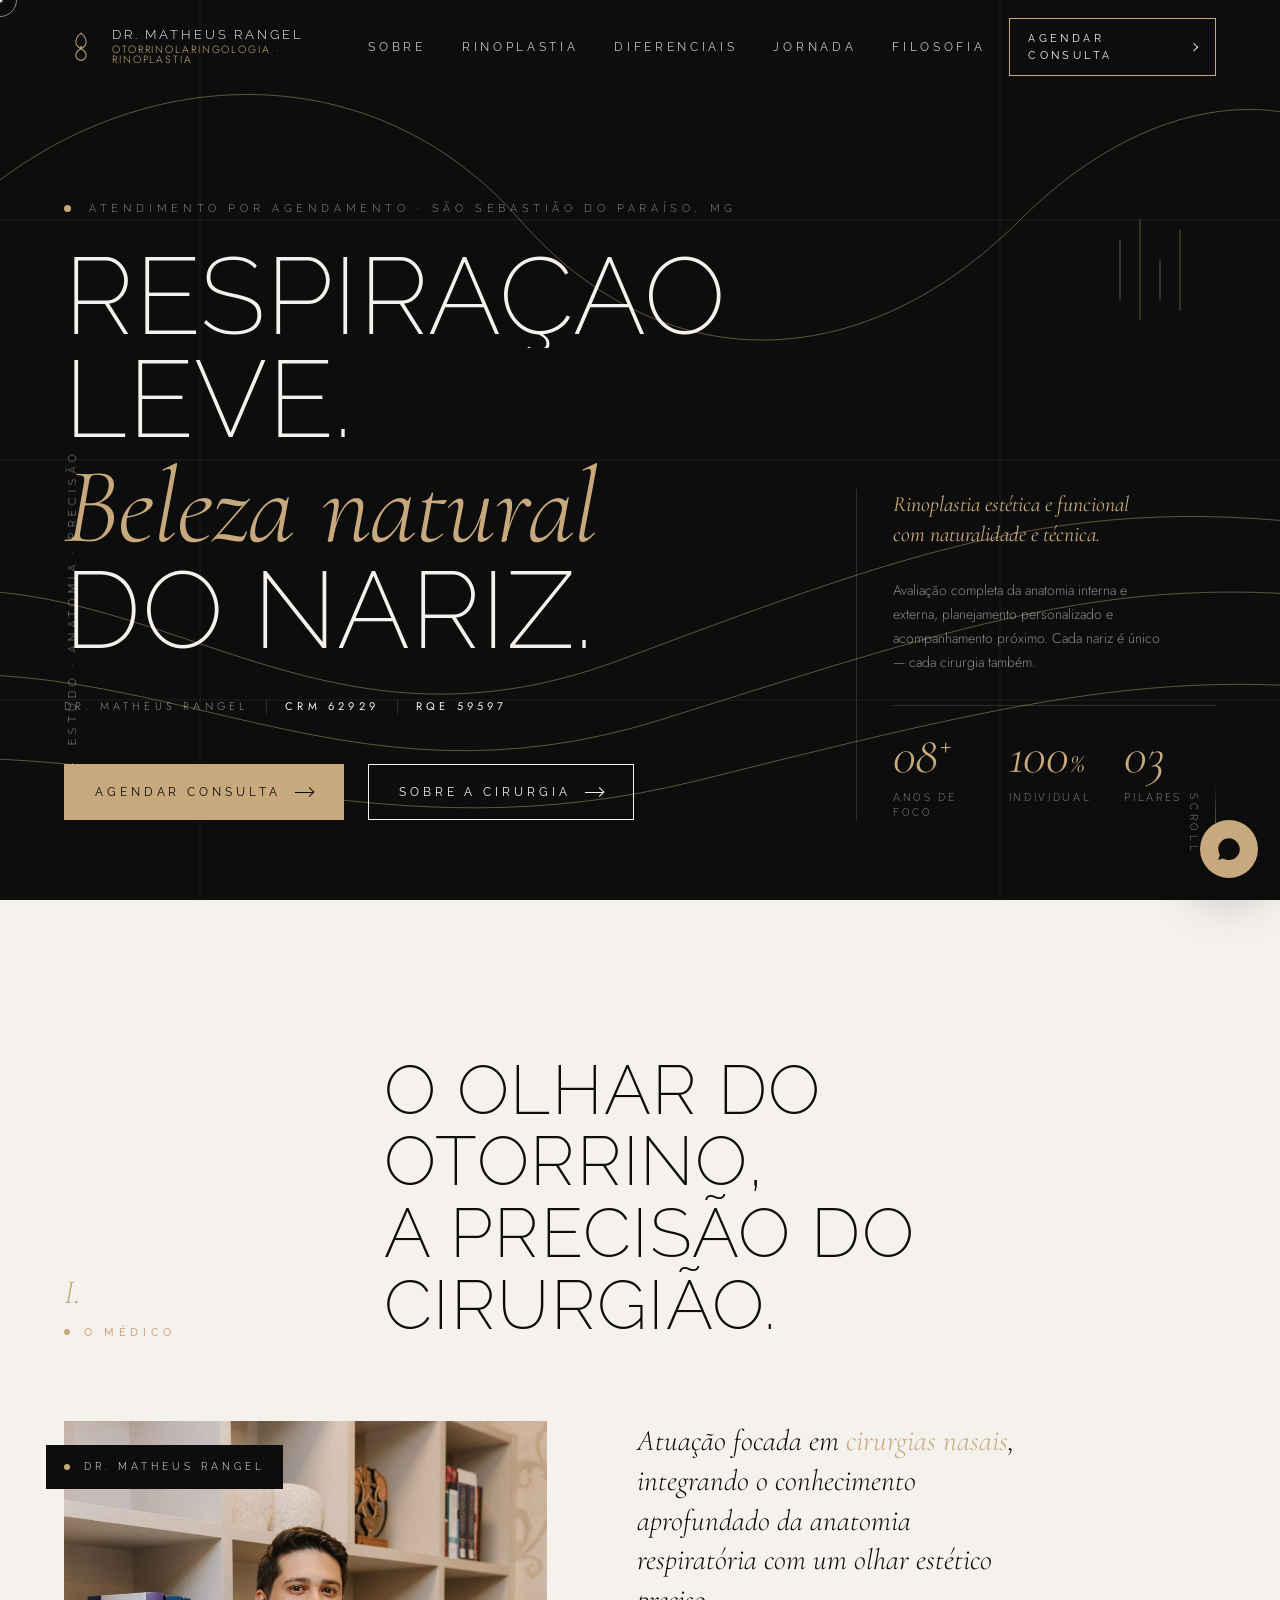
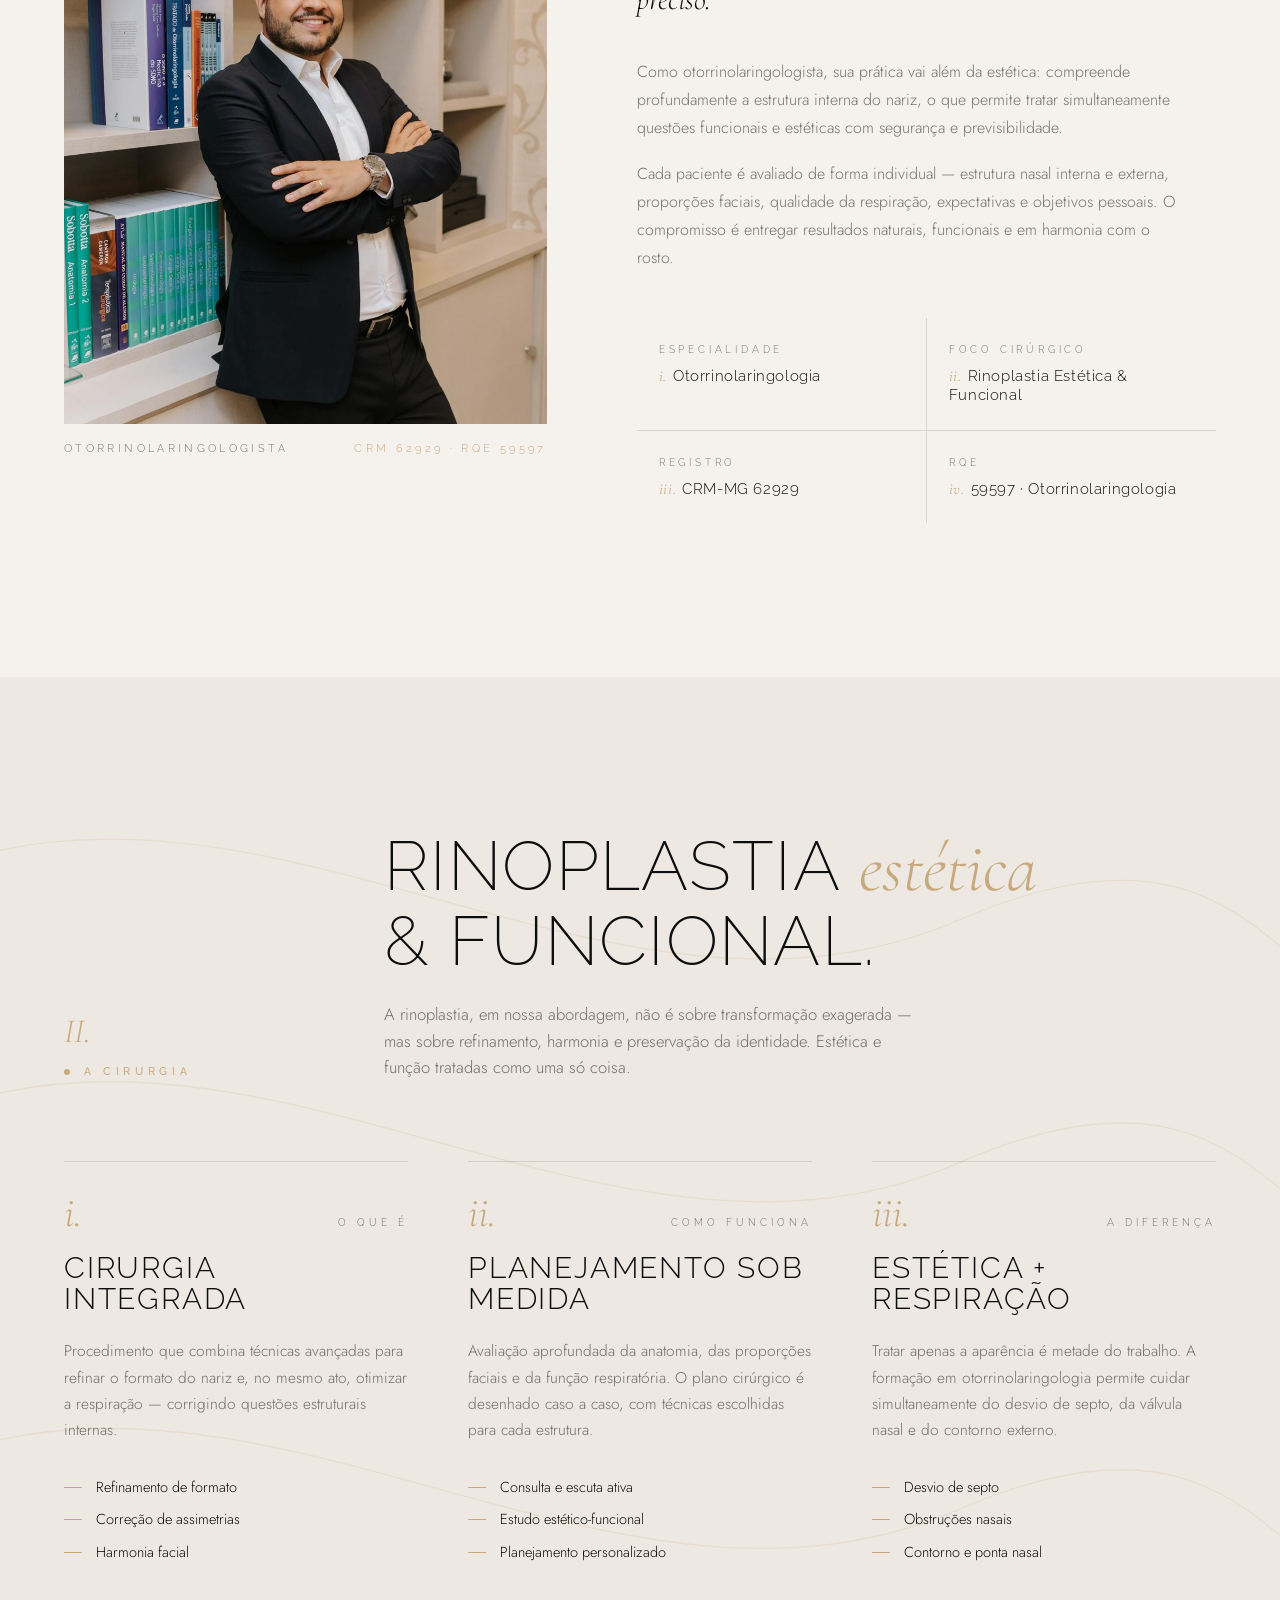
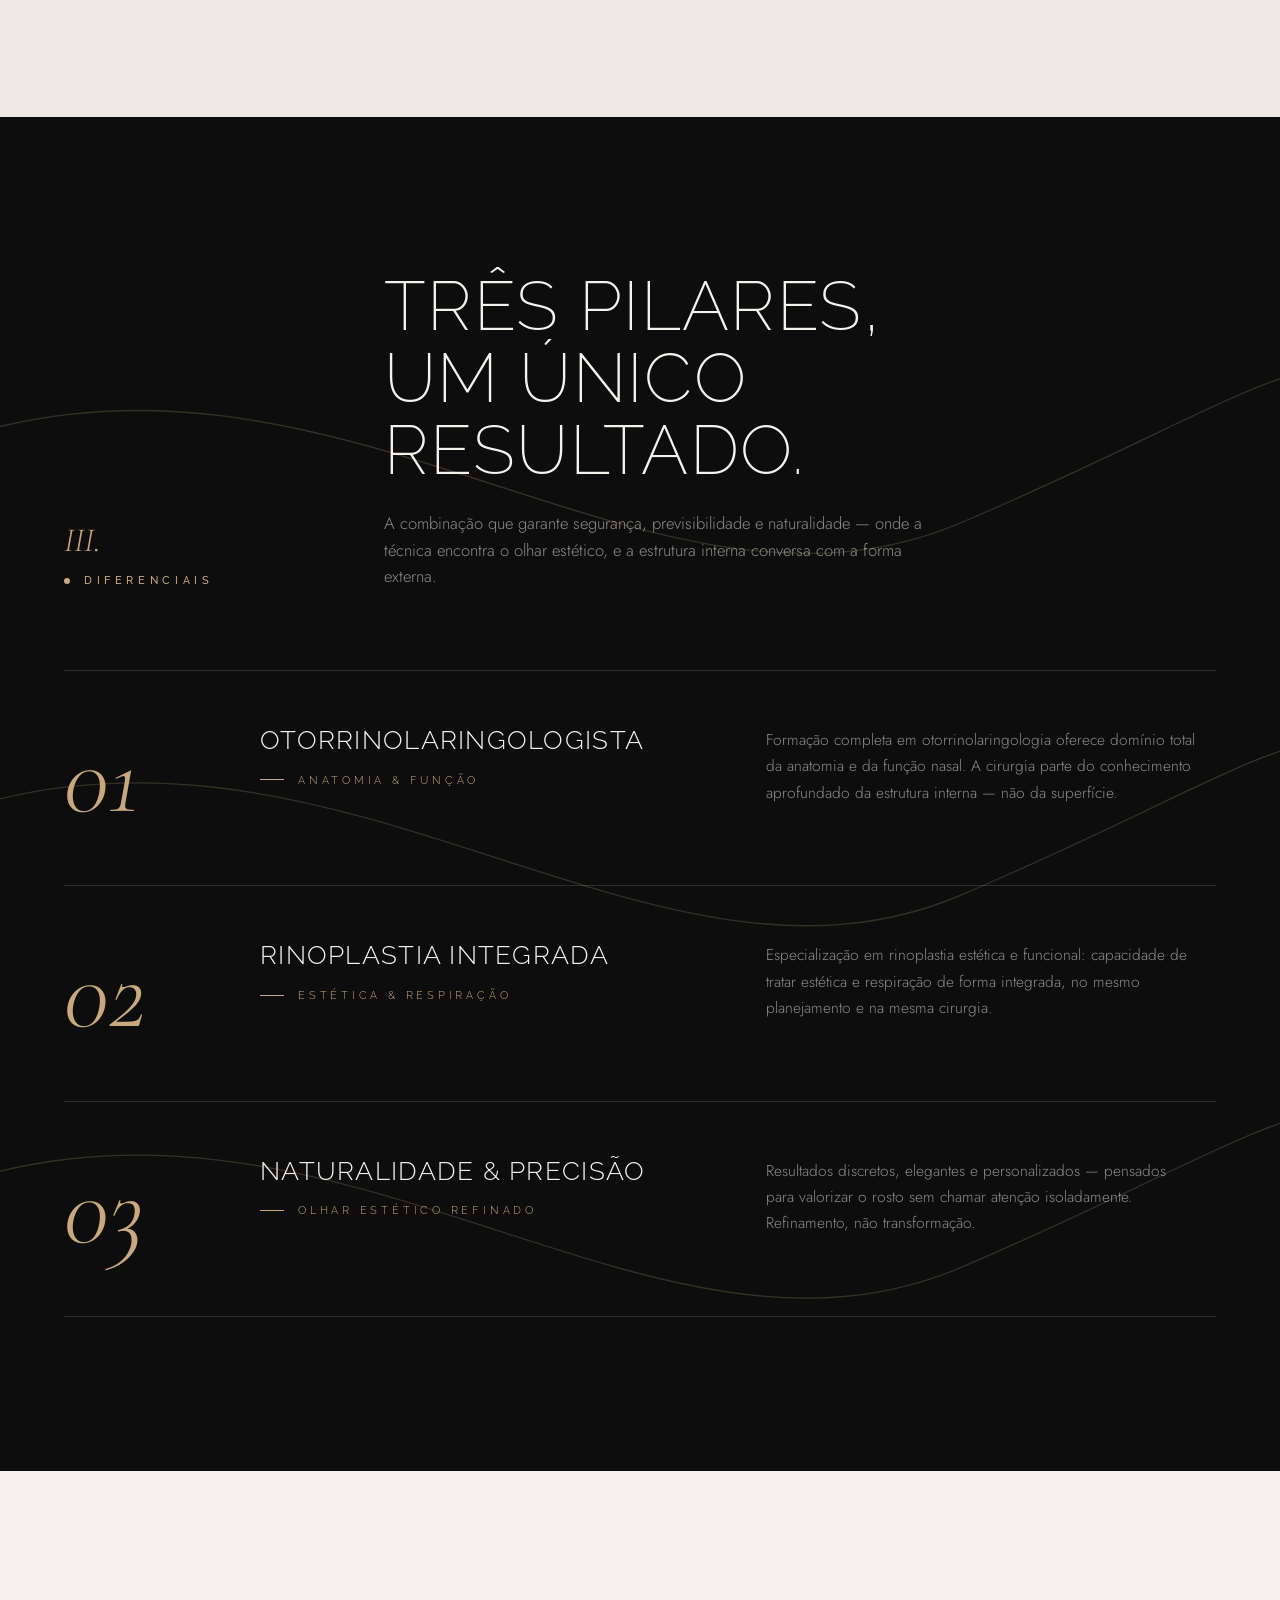
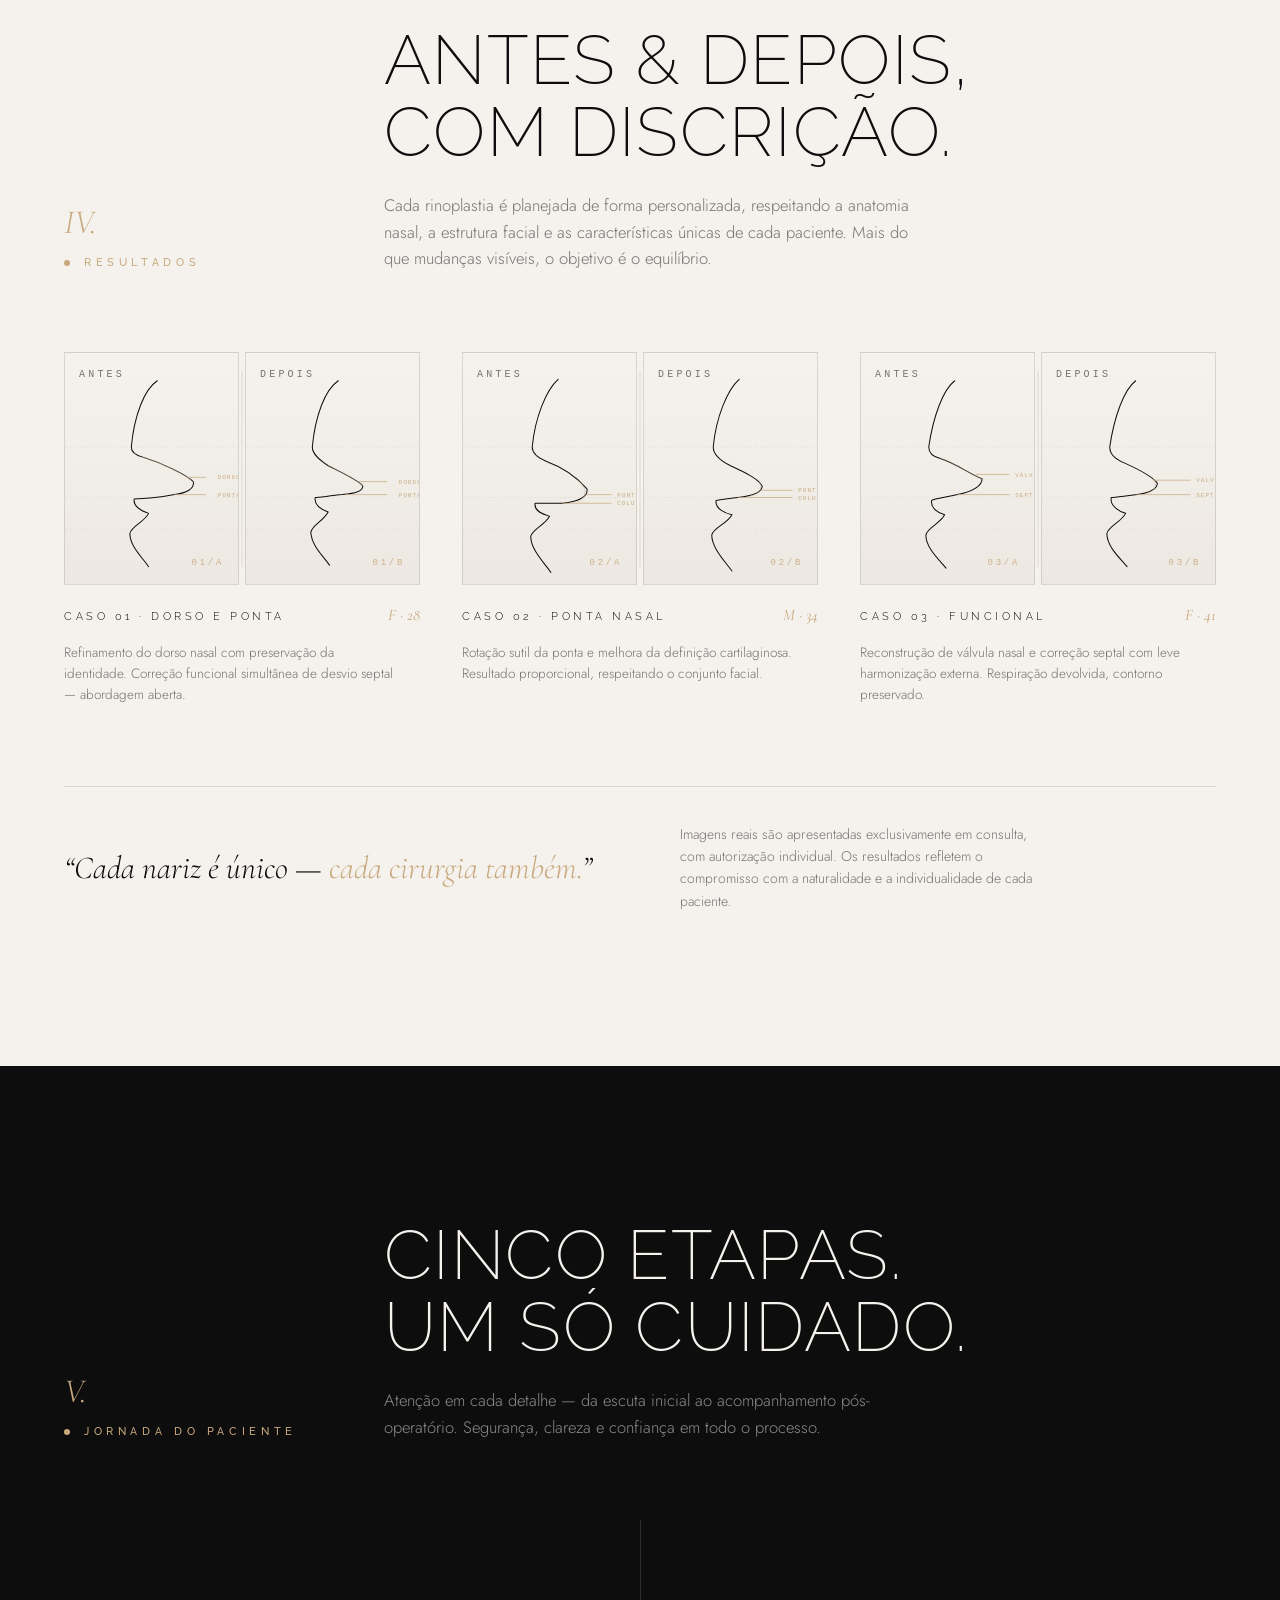
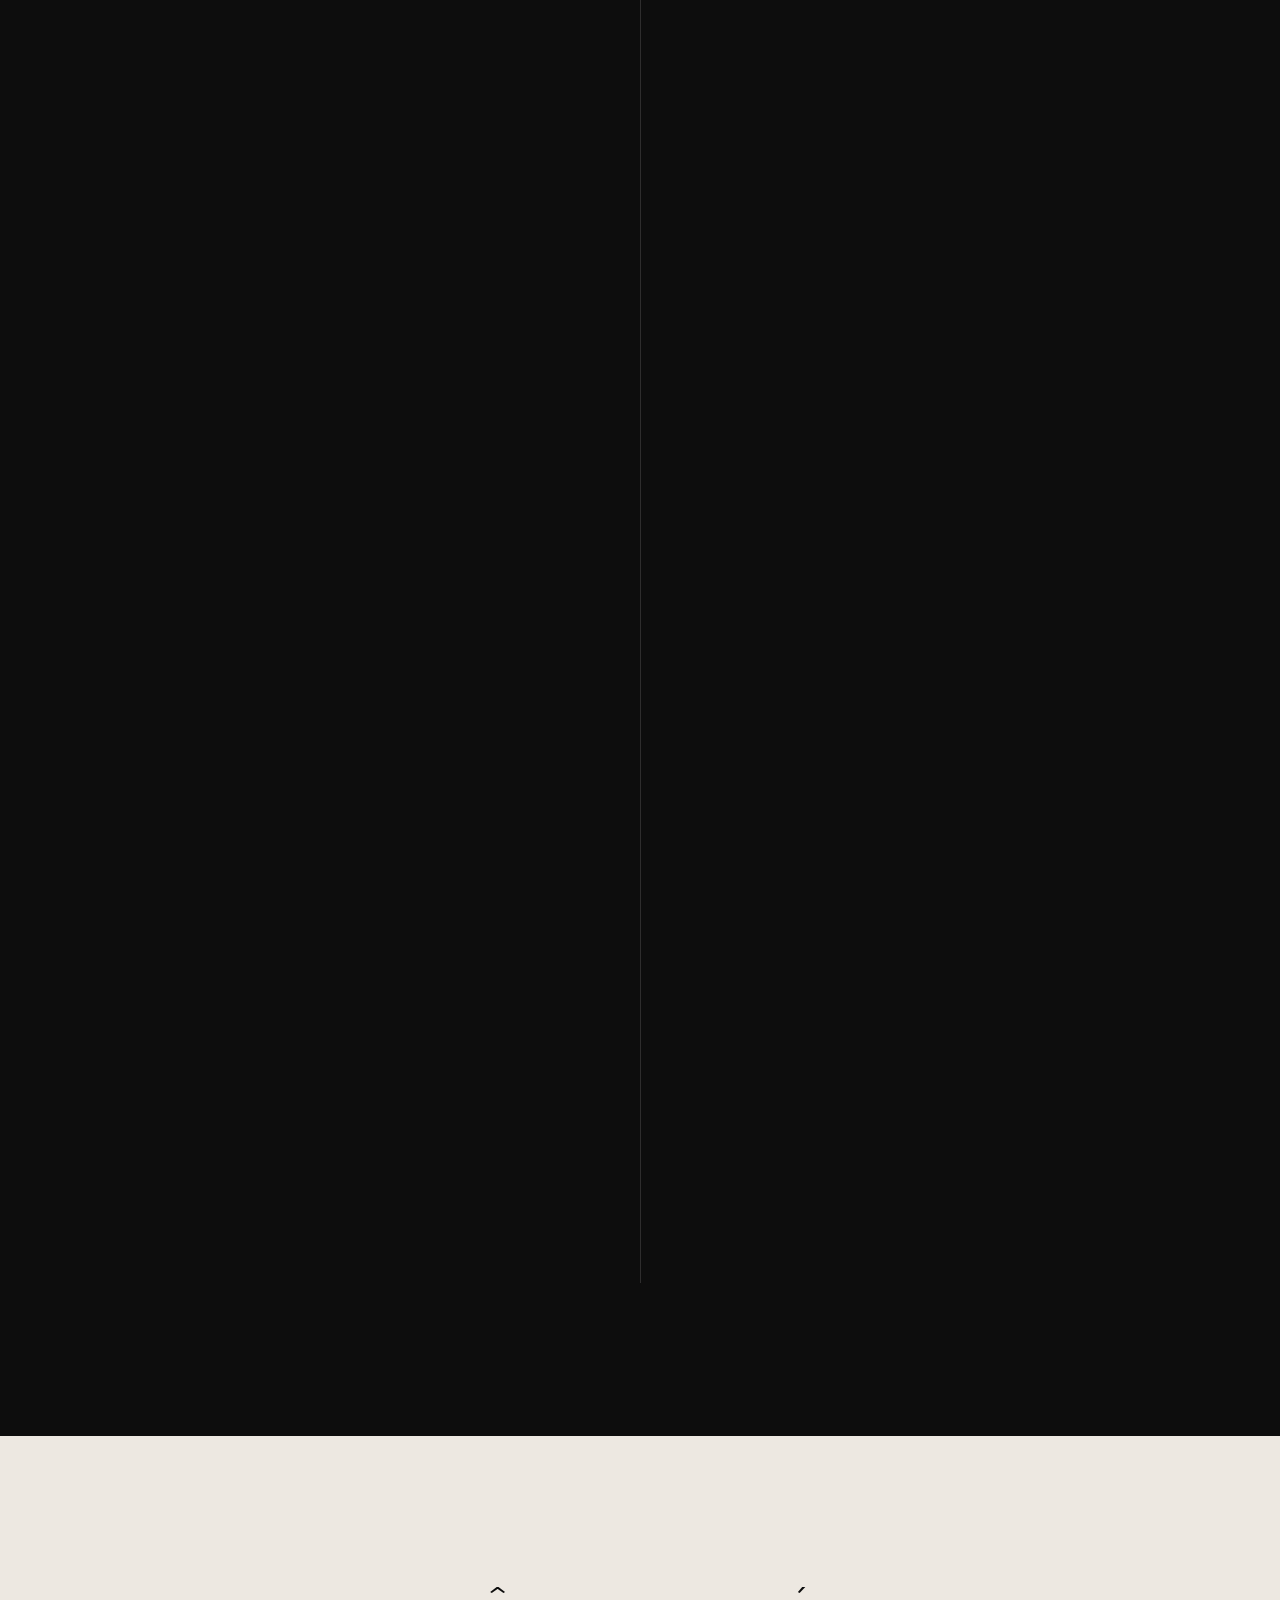
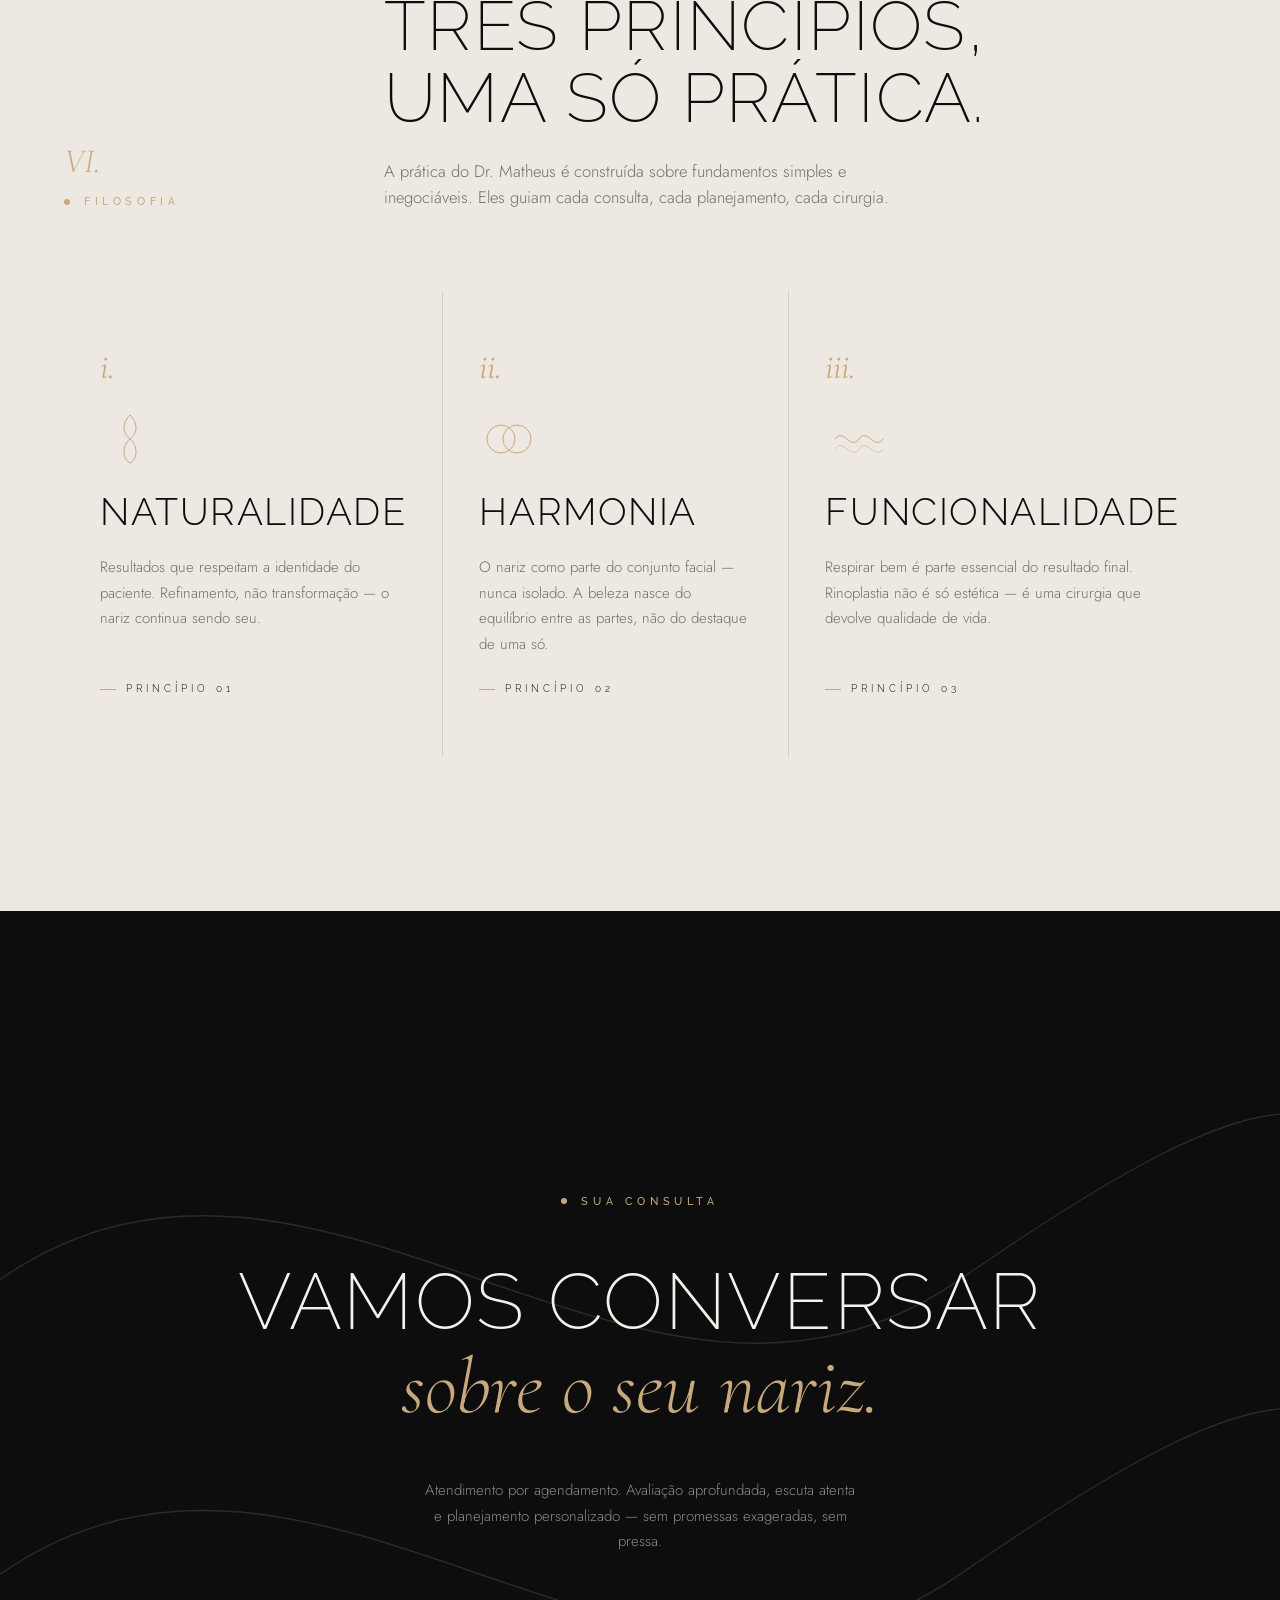
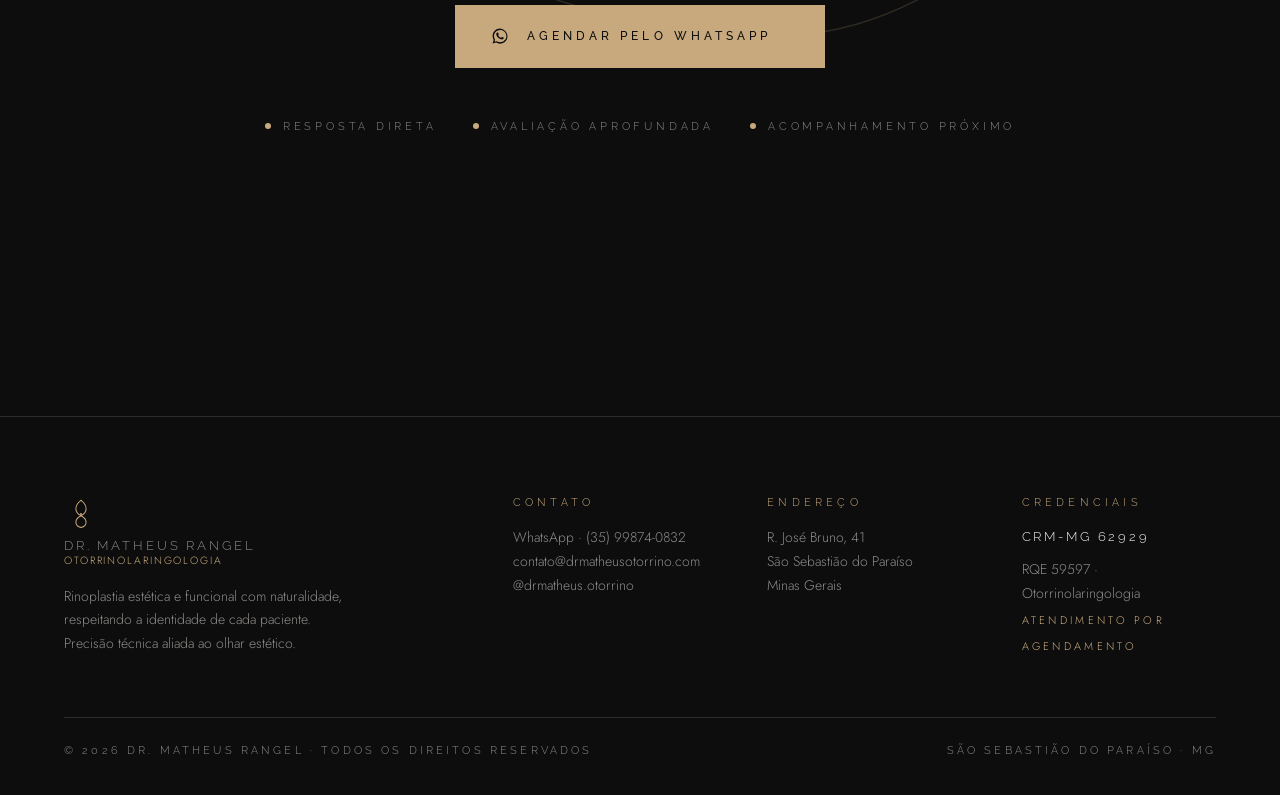
<file: project/Dr Matheus Rangel.html>
<!doctype html>
<html lang="pt-BR">
<head>
<meta charset="utf-8" />
<meta name="viewport" content="width=device-width,initial-scale=1" />
<title>Dr. Matheus Rangel — Rinoplastia Estética & Funcional</title>
<meta name="description" content="Otorrinolaringologista especialista em rinoplastia estética e funcional. CRM 62929 | RQE 59597." />

<link rel="preconnect" href="https://fonts.googleapis.com" />
<link rel="preconnect" href="https://fonts.gstatic.com" crossorigin />
<link href="https://fonts.googleapis.com/css2?family=Raleway:wght@200;300;400;500;600&family=Jost:wght@300;400;500&family=Cormorant+Garamond:ital,wght@1,300;1,400;1,500&display=swap" rel="stylesheet" />

<style>
/* ---------- Tokens ---------- */
:root{
  --ink:        #0D0D0D;
  --ink-2:      #141414;
  --ink-3:      #1c1c1c;
  --bone:       #F5F2EE;
  --bone-2:     #EDE8E1;
  --bone-3:     #DDD6CC;
  --gold:       #C8A97E;
  --gold-2:     #A88A5E;
  --teal:       #2E6B6B;
  --line-dark:  rgba(245,242,238,.14);
  --line-light: rgba(13,13,13,.12);
  --mute-dark:  rgba(245,242,238,.55);
  --mute-light: rgba(13,13,13,.55);

  --serif:  "Cormorant Garamond", "Times New Roman", serif;
  --display:"Raleway", "Helvetica Neue", Arial, sans-serif;
  --body:   "Jost", "Helvetica Neue", Arial, sans-serif;

  --pad-x: clamp(20px, 5vw, 96px);
  --max:   1480px;

  --ease: cubic-bezier(.2,.7,.2,1);
}

/* ---------- Reset / base ---------- */
*,*::before,*::after{box-sizing:border-box;margin:0;padding:0}
html,body{background:var(--bone);color:var(--ink);font-family:var(--body);font-weight:300;line-height:1.6;-webkit-font-smoothing:antialiased;text-rendering:optimizeLegibility}
img{display:block;max-width:100%;height:auto}
a{color:inherit;text-decoration:none}
button{font:inherit;color:inherit;background:none;border:0;cursor:pointer}
::selection{background:var(--gold);color:var(--ink)}

html{scroll-behavior:smooth}

/* ---------- Custom cursor (desktop only) ---------- */
@media (hover:hover) and (pointer:fine){
  body{cursor:none}
  a,button,[data-magnetic],input,textarea{cursor:none}
  .cur-dot,.cur-ring{position:fixed;left:0;top:0;pointer-events:none;z-index:9999;mix-blend-mode:difference}
  .cur-dot{width:5px;height:5px;border-radius:50%;background:#fff;transform:translate(-50%,-50%)}
  .cur-ring{width:34px;height:34px;border:1px solid rgba(255,255,255,.55);border-radius:50%;transform:translate(-50%,-50%);transition:width .25s var(--ease),height .25s var(--ease),border-color .25s var(--ease),background-color .25s var(--ease)}
  body.cur-hover .cur-ring{width:56px;height:56px;border-color:var(--gold);background:rgba(200,169,126,.08)}
}

/* ---------- Layout ---------- */
.container{max-width:var(--max);margin:0 auto;padding-left:var(--pad-x);padding-right:var(--pad-x)}

section{position:relative;padding:clamp(80px,12vw,180px) 0}
.section-ink{background:var(--ink);color:var(--bone)}
.section-bone{background:var(--bone);color:var(--ink)}

/* ---------- Type ---------- */
h1,h2,h3,h4{font-family:var(--display);font-weight:300;letter-spacing:.04em;line-height:1.04}
.eyebrow{font-family:var(--display);font-weight:500;font-size:11px;letter-spacing:.42em;text-transform:uppercase;display:inline-flex;align-items:center;gap:14px;color:var(--gold)}
.eyebrow::before{content:"";width:6px;height:6px;background:var(--gold);border-radius:50%;display:inline-block}
.eyebrow.alt{color:var(--gold)}

.h-display{font-size:clamp(44px,8.4vw,148px);font-weight:200;letter-spacing:.005em;line-height:.96;text-transform:uppercase}
.h-section{font-size:clamp(34px,5.4vw,76px);font-weight:200;letter-spacing:.02em;text-transform:uppercase}
.h-card   {font-size:clamp(22px,2.4vw,30px);font-weight:300;letter-spacing:.06em;text-transform:uppercase}

.num{font-family:var(--serif);font-style:italic;font-weight:300;color:var(--gold);font-size:clamp(48px,8vw,120px);line-height:1}
.num-sm{font-family:var(--serif);font-style:italic;font-weight:400;color:var(--gold);font-size:clamp(22px,3vw,34px);line-height:1}

.body-l{font-size:clamp(16px,1.15vw,18px);line-height:1.75;font-weight:300;max-width:60ch;color:inherit}
.body-l.dim{color:var(--mute-dark)}
.body-l.dim-light{color:var(--mute-light)}

.divider{height:1px;background:var(--line-light);width:100%}
.section-ink .divider{background:var(--line-dark)}

/* ---------- NAV ---------- */
.nav{position:fixed;top:0;left:0;right:0;z-index:80;padding:18px 0;background:transparent;transition:background .35s var(--ease),padding .35s var(--ease),border-color .35s var(--ease);border-bottom:1px solid transparent}
.nav.scrolled{background:rgba(13,13,13,.78);backdrop-filter:blur(14px);-webkit-backdrop-filter:blur(14px);padding:12px 0;border-bottom-color:var(--line-dark)}
.nav-inner{display:flex;align-items:center;justify-content:space-between;gap:24px}
.brand{display:flex;align-items:center;gap:14px;color:var(--bone)}
.brand .mark{width:34px;height:34px;flex:none}
.brand .wm{display:flex;flex-direction:column;line-height:1}
.brand .wm-1{font-family:var(--display);font-weight:300;font-size:13px;letter-spacing:.22em;text-transform:uppercase}
.brand .wm-2{font-family:var(--body);font-weight:300;font-size:10.5px;letter-spacing:.18em;color:var(--gold);margin-top:4px;text-transform:uppercase}
.nav-links{display:flex;align-items:center;gap:36px}
.nav-links a{font-family:var(--display);font-weight:400;font-size:11.5px;letter-spacing:.32em;color:var(--bone);text-transform:uppercase;opacity:.78;transition:opacity .25s,color .25s}
.nav-links a:hover{opacity:1;color:var(--gold)}
.nav-cta{display:inline-flex;align-items:center;gap:10px;border:1px solid var(--gold);color:var(--bone);padding:11px 18px;font-family:var(--display);font-weight:400;font-size:10.5px;letter-spacing:.32em;text-transform:uppercase;transition:background .3s var(--ease),color .3s var(--ease)}
.nav-cta:hover{background:var(--gold);color:var(--ink)}
.nav-cta::after{content:"";width:6px;height:6px;border-top:1px solid currentColor;border-right:1px solid currentColor;transform:rotate(45deg);display:inline-block}

.burger{display:none;width:38px;height:38px;align-items:center;justify-content:center;position:relative}
.burger span{position:absolute;left:8px;right:8px;height:1px;background:var(--bone);transition:transform .35s var(--ease),top .35s var(--ease),opacity .2s}
.burger span:nth-child(1){top:14px}
.burger span:nth-child(2){top:22px}
.burger.open span:nth-child(1){top:19px;transform:rotate(45deg)}
.burger.open span:nth-child(2){top:19px;transform:rotate(-45deg)}

.mobile-menu{position:fixed;inset:0;background:var(--ink);z-index:75;display:flex;flex-direction:column;padding:120px var(--pad-x) 60px;opacity:0;pointer-events:none;transform:translateY(-8px);transition:opacity .35s var(--ease),transform .35s var(--ease)}
.mobile-menu.open{opacity:1;pointer-events:auto;transform:translateY(0)}
.mobile-menu a{font-family:var(--display);font-weight:300;font-size:clamp(28px,8vw,44px);letter-spacing:.04em;text-transform:uppercase;color:var(--bone);padding:18px 0;border-bottom:1px solid var(--line-dark)}
.mobile-menu .mm-foot{margin-top:auto;display:flex;flex-direction:column;gap:8px;font-size:12px;letter-spacing:.18em;color:var(--mute-dark);text-transform:uppercase}

@media (max-width: 880px){
  .nav-links,.nav-cta{display:none}
  .burger{display:flex}
}

/* ---------- HERO ---------- */
.hero{min-height:100svh;background:var(--ink);color:var(--bone);overflow:hidden;display:flex;align-items:flex-end;padding-top:140px;padding-bottom:80px;position:relative}
.hero .container{position:relative;z-index:2;width:100%}
.hero-grid{display:grid;grid-template-columns:1fr;gap:60px;align-items:end}
@media (min-width:1080px){.hero-grid{grid-template-columns:minmax(0,1fr) 360px}}

.hero-meta{display:flex;align-items:center;gap:18px;font-family:var(--display);font-size:11px;letter-spacing:.42em;text-transform:uppercase;color:var(--mute-dark);margin-bottom:28px}
.hero-meta .pulse{width:7px;height:7px;border-radius:50%;background:var(--gold);box-shadow:0 0 0 0 rgba(200,169,126,.6);animation:pulse 2.2s var(--ease) infinite}
@keyframes pulse{0%{box-shadow:0 0 0 0 rgba(200,169,126,.5)}70%{box-shadow:0 0 0 14px rgba(200,169,126,0)}100%{box-shadow:0 0 0 0 rgba(200,169,126,0)}}

.hero h1{margin-bottom:36px}
.hero h1 .line{display:block;overflow:hidden}
.hero h1 .word{display:inline-block;transform:translateY(110%);transition:transform 1.1s var(--ease)}
.hero.ready h1 .word{transform:translateY(0)}
.hero h1 .word.i{font-family:var(--serif);font-style:italic;font-weight:300;color:var(--gold);text-transform:none;letter-spacing:-.01em}

.hero-credential{display:flex;align-items:center;gap:18px;color:var(--mute-dark);font-size:11px;letter-spacing:.38em;text-transform:uppercase;margin-bottom:48px}
.hero-credential .vr{width:1px;height:14px;background:var(--line-dark);display:inline-block}
.hero-credential strong{color:var(--bone);font-weight:400;letter-spacing:.38em}

.cta-row{display:flex;flex-wrap:wrap;align-items:center;gap:24px}
.btn{position:relative;display:inline-flex;align-items:center;gap:14px;font-family:var(--display);font-weight:400;font-size:11.5px;letter-spacing:.34em;text-transform:uppercase;padding:18px 30px;transition:background .4s var(--ease),color .4s var(--ease),border-color .4s var(--ease);will-change:transform}
.btn .arr{width:18px;height:1px;background:currentColor;position:relative;transition:width .4s var(--ease)}
.btn .arr::after{content:"";position:absolute;right:0;top:50%;width:7px;height:7px;border-top:1px solid currentColor;border-right:1px solid currentColor;transform:translateY(-50%) rotate(45deg)}
.btn:hover .arr{width:30px}

.btn-gold{background:var(--gold);color:var(--ink);border:1px solid var(--gold)}
.btn-gold:hover{background:transparent;color:var(--gold)}

.btn-outline{border:1px solid var(--bone);color:var(--bone)}
.btn-outline:hover{background:var(--bone);color:var(--ink);border-color:var(--bone)}

.btn-outline-dark{border:1px solid var(--ink);color:var(--ink)}
.btn-outline-dark:hover{background:var(--ink);color:var(--bone)}

.hero-side{display:flex;flex-direction:column;gap:30px;align-items:flex-start;border-left:1px solid var(--line-dark);padding-left:36px}
.hero-side p{font-size:14px;color:var(--mute-dark);line-height:1.7;font-weight:300;max-width:34ch}
.hero-side .qkey{font-family:var(--serif);font-style:italic;color:var(--gold);font-size:clamp(18px,1.7vw,24px);line-height:1.4;font-weight:400}
.hero-stats{display:grid;grid-template-columns:repeat(3,1fr);gap:24px;width:100%;padding-top:24px;border-top:1px solid var(--line-dark)}
.hero-stats .stat .v{font-family:var(--serif);font-style:italic;font-weight:300;color:var(--gold);font-size:clamp(36px,4.4vw,52px);line-height:1;letter-spacing:-.01em}
.hero-stats .stat .v .pct{font-size:.55em;margin-left:2px}
.hero-stats .stat .v .plus{font-size:.55em;margin-left:2px;vertical-align:top}
.hero-stats .stat .l{font-family:var(--display);font-size:9.5px;letter-spacing:.28em;text-transform:uppercase;color:var(--mute-dark);margin-top:8px}

/* anatomy background */
.anatomy{position:absolute;inset:0;z-index:1;pointer-events:none}
.anatomy svg{position:absolute;inset:0;width:100%;height:100%;overflow:visible}
.anatomy path{fill:none;stroke:var(--gold);stroke-width:1;opacity:.45;stroke-linecap:round;stroke-linejoin:round}
.anatomy .l-thin{stroke:var(--bone);opacity:.07;stroke-width:1}
.anatomy.draw path{stroke-dasharray:var(--len);stroke-dashoffset:var(--len);transition:stroke-dashoffset 2.4s var(--ease)}
.anatomy.draw.lit path{stroke-dashoffset:0}

.hero-tag{position:absolute;left:var(--pad-x);top:50%;transform:rotate(-90deg) translateX(-100%);transform-origin:left top;font-family:var(--display);font-size:10.5px;letter-spacing:.42em;text-transform:uppercase;color:var(--mute-dark);display:flex;align-items:center;gap:18px;z-index:3}
.hero-tag::before{content:"";width:28px;height:1px;background:var(--gold)}
@media (max-width:1080px){.hero-tag{display:none}}

.hero-scroll{position:absolute;right:var(--pad-x);bottom:36px;display:flex;flex-direction:column;align-items:center;gap:14px;font-family:var(--display);font-size:9.5px;letter-spacing:.4em;text-transform:uppercase;color:var(--mute-dark);z-index:3;writing-mode:vertical-rl}
.hero-scroll .line{width:1px;height:80px;background:linear-gradient(to bottom,transparent,var(--gold));animation:scroll-line 2.2s var(--ease) infinite}
@keyframes scroll-line{0%{transform:scaleY(0);transform-origin:top}50%{transform:scaleY(1);transform-origin:top}50.01%{transform-origin:bottom}100%{transform:scaleY(0);transform-origin:bottom}}
@media (max-width:1080px){.hero-scroll{display:none}}

/* ---------- Reveal (IntersectionObserver) ---------- */
.reveal{opacity:0;transform:translateY(34px);transition:opacity 1s var(--ease),transform 1s var(--ease)}
.reveal.in{opacity:1;transform:none}
.reveal[data-delay="1"]{transition-delay:.08s}
.reveal[data-delay="2"]{transition-delay:.16s}
.reveal[data-delay="3"]{transition-delay:.24s}
.reveal[data-delay="4"]{transition-delay:.32s}
.reveal[data-delay="5"]{transition-delay:.40s}

/* ---------- Section header ---------- */
.sec-head{display:grid;grid-template-columns:1fr;gap:28px;margin-bottom:80px}
@media (min-width:900px){.sec-head{grid-template-columns:240px minmax(0,1fr);gap:80px;align-items:end}}
.sec-head .key{display:flex;flex-direction:column;gap:14px}
.sec-head .key .idx{font-family:var(--serif);font-style:italic;color:var(--gold);font-size:34px;font-weight:300;line-height:1}
.sec-head .key .kw{font-family:var(--display);font-size:10.5px;letter-spacing:.4em;text-transform:uppercase;color:inherit;opacity:.75}
.sec-head h2{max-width:18ch}
.sec-head .pull{font-size:clamp(16px,1.3vw,20px);line-height:1.6;font-weight:300;max-width:54ch;color:var(--mute-light)}
.section-ink .sec-head .pull{color:var(--mute-dark)}

/* ---------- SOBRE ---------- */
.about{display:grid;grid-template-columns:1fr;gap:60px;align-items:start}
@media (min-width:980px){.about{grid-template-columns:minmax(0,5fr) minmax(0,6fr);gap:90px}}
.about-media{position:relative}
.about-media .frame{position:relative;aspect-ratio:4/5;background:var(--bone-2);overflow:hidden}
.about-media .frame img{width:100%;height:100%;object-fit:cover;object-position:center 12%}
.about-media .tag{position:absolute;left:-18px;top:24px;background:var(--ink);color:var(--bone);padding:14px 18px;font-family:var(--display);font-size:10px;letter-spacing:.4em;text-transform:uppercase;display:flex;align-items:center;gap:14px;z-index:2}
.about-media .tag .dot{width:6px;height:6px;background:var(--gold);border-radius:50%}
.about-media .cap{margin-top:16px;display:flex;justify-content:space-between;align-items:center;font-family:var(--display);font-size:10.5px;letter-spacing:.32em;text-transform:uppercase;color:var(--mute-light)}
.about-media .cap .gold{color:var(--gold)}

.about-body h2{margin-bottom:32px}
.about-body .lead{font-family:var(--serif);font-style:italic;font-weight:300;font-size:clamp(22px,2.3vw,30px);line-height:1.35;color:var(--ink);margin-bottom:38px;max-width:30ch}
.about-body .lead em{color:var(--gold);font-style:italic}
.about-body p{margin-bottom:18px;max-width:60ch}

.about-fact-grid{display:grid;grid-template-columns:repeat(2,1fr);gap:1px;margin-top:46px;background:var(--line-light)}
.about-fact-grid .f{background:var(--bone);padding:24px 22px;display:flex;flex-direction:column;gap:8px}
.about-fact-grid .f .k{font-family:var(--display);font-size:10px;letter-spacing:.38em;text-transform:uppercase;color:var(--mute-light)}
.about-fact-grid .f .v{font-family:var(--display);font-weight:300;font-size:15px;letter-spacing:.04em;color:var(--ink);line-height:1.3}
.about-fact-grid .f .v .ital{font-family:var(--serif);font-style:italic;color:var(--gold);font-weight:400;margin-right:6px;font-size:1.05em}

/* ---------- RINOPLASTIA editorial ---------- */
.rin{position:relative}
.rin-grid{display:grid;grid-template-columns:1fr;gap:50px;margin-top:30px}
@media (min-width:900px){.rin-grid{grid-template-columns:repeat(3,1fr);gap:60px}}
.rin-card{display:flex;flex-direction:column;gap:18px;padding-top:30px;border-top:1px solid var(--line-light)}
.section-ink .rin-card{border-top-color:var(--line-dark)}
.rin-card .lbl{display:flex;justify-content:space-between;align-items:baseline}
.rin-card .lbl .ix{font-family:var(--serif);font-style:italic;color:var(--gold);font-size:42px;font-weight:300;line-height:1}
.rin-card .lbl .tg{font-family:var(--display);font-size:10px;letter-spacing:.4em;text-transform:uppercase;color:var(--mute-light)}
.rin-card h3{margin-bottom:6px}
.rin-card p{font-size:15.5px;line-height:1.7;color:var(--mute-light);font-weight:300}
.rin-card ul{margin-top:14px;display:flex;flex-direction:column;gap:10px;list-style:none}
.rin-card ul li{display:flex;gap:14px;align-items:flex-start;font-size:14.5px;line-height:1.55;color:var(--ink)}
.rin-card ul li::before{content:"";width:18px;height:1px;background:var(--gold);margin-top:11px;flex:none}

/* ---------- DIFERENCIAIS ---------- */
.diff{position:relative;background:var(--ink);color:var(--bone)}
.diff .container{position:relative;z-index:2}
.diff-stack{display:flex;flex-direction:column}
.diff-row{display:grid;grid-template-columns:1fr;gap:24px;padding:46px 0;border-bottom:1px solid var(--line-dark);position:relative;transition:padding-left .5s var(--ease)}
.diff-row:first-of-type{border-top:1px solid var(--line-dark)}
@media (min-width:900px){.diff-row{grid-template-columns:120px minmax(0,1.05fr) minmax(0,1fr);gap:44px;align-items:start;padding:56px 0}}
@media (min-width:1200px){.diff-row{grid-template-columns:140px minmax(0,1fr) minmax(0,1fr);gap:56px}}
.diff-row .num{}
.diff-row h3{letter-spacing:.05em;font-size:clamp(20px,2vw,28px);overflow-wrap:break-word}
.diff-row .copy{color:var(--mute-dark);font-size:15.5px;line-height:1.7;max-width:48ch}
.diff-row .acc{display:flex;align-items:center;gap:14px;margin-top:18px;font-family:var(--display);font-size:10.5px;letter-spacing:.36em;text-transform:uppercase;color:var(--gold)}
.diff-row .acc::before{content:"";width:24px;height:1px;background:var(--gold)}

.diff-row:hover{padding-left:18px}
.diff-row::after{content:"";position:absolute;left:0;top:50%;width:0;height:1px;background:var(--gold);transform:translateY(-50%);transition:width .5s var(--ease)}
.diff-row:hover::after{width:14px}

/* ---------- RESULTADOS ---------- */
.results{}
.results-grid{display:grid;grid-template-columns:1fr;gap:30px;margin-top:30px}
@media (min-width:780px){.results-grid{grid-template-columns:repeat(2,1fr);gap:36px}}
@media (min-width:1180px){.results-grid{grid-template-columns:repeat(3,1fr);gap:42px}}

.ba{display:flex;flex-direction:column;gap:14px}
.ba-pair{display:grid;grid-template-columns:1fr 1fr;gap:6px;position:relative}
.ba-pair .ph{aspect-ratio:3/4;background:linear-gradient(180deg,var(--bone) 0%, var(--bone-2) 100%);position:relative;overflow:hidden;display:flex;align-items:stretch;justify-content:center;border:1px solid var(--line-light)}
.ba-pair .ph::before{content:attr(data-label);position:absolute;top:14px;left:14px;font-family:"Courier New",monospace;font-size:10px;letter-spacing:.32em;text-transform:uppercase;color:var(--mute-light);z-index:3}
.ba-pair .ph::after{content:attr(data-tag);position:absolute;right:14px;bottom:14px;font-family:"Courier New",monospace;font-size:9px;letter-spacing:.3em;color:var(--gold);opacity:.85;z-index:3}
.ba-pair .ph svg{position:absolute;inset:0;width:100%;height:100%}
.ba-pair .ph .guide{stroke:var(--line-light);stroke-width:.6;stroke-dasharray:3 4}
.ba-pair .ph .profile{stroke:var(--ink);stroke-width:1.4;fill:none;stroke-linecap:round;stroke-linejoin:round}
.ba-pair .ph .accent{stroke:var(--gold);stroke-width:1;fill:none;stroke-linecap:round}
.ba-pair .ph .tick{stroke:var(--gold);stroke-width:1}
.ba-pair .ph .tickLabel{font-family:"Courier New",monospace;font-size:8px;letter-spacing:.2em;fill:var(--gold);text-transform:uppercase}
.ba-pair .divider-v{position:absolute;left:50%;top:8%;bottom:8%;width:1px;background:var(--bone-3);transform:translateX(-50%);z-index:2}
.ba-meta{display:flex;justify-content:space-between;align-items:baseline;padding-top:4px}
.ba-meta .ttl{font-family:var(--display);font-size:11px;letter-spacing:.32em;text-transform:uppercase;color:var(--ink)}
.ba-meta .age{font-family:var(--serif);font-style:italic;color:var(--gold);font-weight:400}
.ba-note{font-size:13.5px;line-height:1.55;color:var(--mute-light);font-weight:300;max-width:42ch}

.results-foot{margin-top:80px;padding-top:36px;border-top:1px solid var(--line-light);display:grid;grid-template-columns:1fr;gap:28px}
@media (min-width:900px){.results-foot{grid-template-columns:1fr 1fr;gap:80px;align-items:center}}
.results-foot .quote{font-family:var(--serif);font-style:italic;font-weight:300;font-size:clamp(22px,2.5vw,32px);line-height:1.3;color:var(--ink)}
.results-foot .quote em{color:var(--gold);font-style:italic}
.results-foot .note{font-size:14px;line-height:1.6;color:var(--mute-light);max-width:44ch}

/* ---------- JORNADA ---------- */
.journey{background:var(--ink);color:var(--bone)}
.journey-wrap{position:relative;margin-top:30px}
.journey-line{position:absolute;left:calc(28px);top:0;bottom:0;width:1px;background:var(--line-dark)}
.journey-line .fill{position:absolute;top:0;left:0;width:100%;background:var(--gold);height:0;transition:height .15s linear}
@media (min-width:900px){.journey-line{left:calc(50% - .5px)}}

.j-step{position:relative;display:grid;grid-template-columns:60px 1fr;gap:24px;padding:34px 0;align-items:start}
@media (min-width:900px){.j-step{grid-template-columns:1fr 56px 1fr;gap:40px;padding:50px 0}.j-step:nth-child(even) > .j-body{order:0}.j-step:nth-child(odd) > .j-body{order:0}}

.j-dot{width:56px;height:56px;border-radius:50%;border:1px solid var(--line-dark);background:var(--ink);display:flex;align-items:center;justify-content:center;font-family:var(--serif);font-style:italic;color:var(--gold);font-size:22px;font-weight:400;z-index:2;transition:border-color .4s var(--ease),background .4s var(--ease)}
@media (min-width:900px){.j-dot{justify-self:center}}
.j-step.in .j-dot{border-color:var(--gold);background:var(--ink-2)}

.j-body{padding-top:6px}
.j-body .kw{font-family:var(--display);font-size:10.5px;letter-spacing:.4em;text-transform:uppercase;color:var(--gold);margin-bottom:10px}
.j-body h3{margin-bottom:14px;letter-spacing:.04em}
.j-body p{color:var(--mute-dark);font-size:15px;line-height:1.7;max-width:46ch}

@media (min-width:900px){
  .j-step{grid-template-columns:1fr 56px 1fr}
  .j-step .j-dot{grid-column:2}
  .j-step:nth-child(odd) .j-body{grid-column:1;text-align:right}
  .j-step:nth-child(odd) .j-body p{margin-left:auto}
  .j-step:nth-child(even) .j-body{grid-column:3}
}

/* ---------- FILOSOFIA ---------- */
.philo{background:var(--bone-2)}
.philo-grid{display:grid;grid-template-columns:1fr;gap:1px;margin-top:30px;background:var(--line-light)}
@media (min-width:900px){.philo-grid{grid-template-columns:repeat(3,1fr)}}
.philo-card{background:var(--bone-2);padding:60px 36px;display:flex;flex-direction:column;gap:24px;position:relative;min-height:420px;transition:background .4s var(--ease)}
.philo-card:hover{background:var(--bone)}
.philo-card .ix{font-family:var(--serif);font-style:italic;color:var(--gold);font-size:34px;line-height:1;font-weight:400}
.philo-card .glyph{width:60px;height:60px;color:var(--gold)}
.philo-card h3{font-size:clamp(28px,3vw,40px);font-weight:300;letter-spacing:.04em;text-transform:uppercase;line-height:1}
.philo-card p{color:var(--mute-light);font-size:15px;line-height:1.7;max-width:38ch}
.philo-card .ft{margin-top:auto;font-family:var(--display);font-size:10px;letter-spacing:.4em;text-transform:uppercase;color:var(--ink);display:flex;align-items:center;gap:10px}
.philo-card .ft::before{content:"";width:16px;height:1px;background:var(--gold)}

/* ---------- CTA DARK ---------- */
.cta-dark{background:var(--ink);color:var(--bone);position:relative;overflow:hidden}
.cta-dark .container{position:relative;z-index:2;display:flex;flex-direction:column;gap:50px;align-items:center;text-align:center;padding-top:clamp(80px,10vw,140px);padding-bottom:clamp(80px,10vw,140px)}
.cta-dark .eyebrow{justify-content:center}
.cta-dark h2{font-size:clamp(40px,6.2vw,92px);font-weight:200;letter-spacing:.02em;line-height:1.04;text-transform:uppercase;max-width:18ch}
.cta-dark h2 em{font-family:var(--serif);font-style:italic;color:var(--gold);text-transform:none;font-weight:300;letter-spacing:0}
.cta-dark .sub{font-size:15px;line-height:1.7;max-width:48ch;color:var(--mute-dark)}
.cta-wa{display:inline-flex;align-items:center;gap:18px;background:var(--gold);color:var(--ink);padding:22px 36px;font-family:var(--display);font-weight:500;font-size:12px;letter-spacing:.34em;text-transform:uppercase;transition:transform .4s var(--ease),background .4s var(--ease)}
.cta-wa svg{width:18px;height:18px}
.cta-wa:hover{background:var(--bone)}
.cta-bullets{display:flex;flex-wrap:wrap;gap:36px;justify-content:center;font-family:var(--display);font-size:10.5px;letter-spacing:.36em;text-transform:uppercase;color:var(--mute-dark)}
.cta-bullets span{display:inline-flex;align-items:center;gap:12px}
.cta-bullets span::before{content:"";width:6px;height:6px;border-radius:50%;background:var(--gold)}

/* ---------- FOOTER ---------- */
footer{background:var(--ink);color:var(--bone);border-top:1px solid var(--line-dark);padding:80px 0 36px}
.foot-grid{display:grid;grid-template-columns:1fr;gap:40px}
@media (min-width:780px){.foot-grid{grid-template-columns:minmax(0,2fr) repeat(3,minmax(0,1fr));gap:60px}}
.foot-col h4{font-family:var(--display);font-size:10.5px;letter-spacing:.4em;text-transform:uppercase;color:var(--gold);margin-bottom:18px}
.foot-col p,.foot-col a{font-size:14px;line-height:1.7;color:var(--mute-dark);font-weight:300;display:block}
.foot-col a:hover{color:var(--gold)}
.foot-col .big{font-family:var(--display);font-size:13px;letter-spacing:.22em;text-transform:uppercase;color:var(--bone);margin-bottom:10px}
.foot-col .sub-line{margin-top:6px;color:var(--gold);font-size:11px;letter-spacing:.3em;text-transform:uppercase}

.foot-bot{margin-top:60px;padding-top:24px;border-top:1px solid var(--line-dark);display:flex;flex-wrap:wrap;gap:14px;justify-content:space-between;font-family:var(--display);font-size:10.5px;letter-spacing:.3em;text-transform:uppercase;color:var(--mute-dark)}

/* ---------- Float scroll line (anatomy in bone sections) ---------- */
.bg-anat{position:absolute;inset:0;pointer-events:none;z-index:0;overflow:hidden}
.bg-anat svg{position:absolute;width:100%;height:100%;overflow:visible}
.bg-anat path{fill:none;stroke:var(--gold);opacity:.18;stroke-width:.8}
.section-ink .bg-anat path{stroke:var(--gold);opacity:.22}
.bg-anat.draw path{stroke-dasharray:var(--len);stroke-dashoffset:var(--len);transition:stroke-dashoffset 2.6s var(--ease)}
.bg-anat.draw.lit path{stroke-dashoffset:0}

/* ---------- Misc ---------- */
.gold{color:var(--gold)}
.teal{color:var(--teal)}
.sep{height:1px;background:var(--line-light);width:120px;margin:24px 0}
.section-ink .sep{background:var(--line-dark)}

/* Floating WhatsApp */
.wa-float{position:fixed;right:22px;bottom:22px;width:58px;height:58px;border-radius:50%;background:var(--gold);color:var(--ink);display:flex;align-items:center;justify-content:center;z-index:60;box-shadow:0 18px 50px rgba(13,13,13,.35);transition:transform .35s var(--ease),background .35s var(--ease)}
.wa-float:hover{background:var(--bone);transform:translateY(-3px)}
.wa-float svg{width:26px;height:26px}

@media (max-width:600px){
  .hero-credential{flex-wrap:wrap;gap:10px}
  .about-fact-grid{grid-template-columns:1fr}
}
</style>
</head>
<body>

<!-- ============================== CURSOR ============================== -->
<div class="cur-dot" aria-hidden="true"></div>
<div class="cur-ring" aria-hidden="true"></div>

<!-- ============================== NAV ============================== -->
<header class="nav" id="nav">
  <div class="container nav-inner">
    <a href="#top" class="brand" aria-label="Dr. Matheus Rangel — Início">
      <!-- abstract anatomical mark (cartilage-inspired) -->
      <svg class="mark" viewBox="0 0 40 40" fill="none" aria-hidden="true">
        <path d="M20 4 C 12 10, 12 18, 20 22 C 28 26, 28 34, 20 36" stroke="#C8A97E" stroke-width="1.2" stroke-linecap="round"/>
        <path d="M20 4 C 28 10, 28 18, 20 22 C 12 26, 12 34, 20 36" stroke="#C8A97E" stroke-width="1.2" stroke-linecap="round"/>
        <circle cx="20" cy="20" r="1.2" fill="#C8A97E"/>
      </svg>
      <span class="wm">
        <span class="wm-1">Dr. Matheus Rangel</span>
        <span class="wm-2">Otorrinolaringologia · Rinoplastia</span>
      </span>
    </a>
    <nav class="nav-links" aria-label="Navegação principal">
      <a href="#sobre">Sobre</a>
      <a href="#rinoplastia">Rinoplastia</a>
      <a href="#diferenciais">Diferenciais</a>
      <a href="#jornada">Jornada</a>
      <a href="#filosofia">Filosofia</a>
    </nav>
    <a href="https://wa.me/5535998740832?text=Ol%C3%A1%20Dr.%20Matheus%2C%20gostaria%20de%20agendar%20uma%20consulta" target="_blank" rel="noopener" class="nav-cta" data-magnetic>Agendar Consulta</a>
    <button class="burger" id="burger" aria-label="Abrir menu" aria-expanded="false"><span></span><span></span></button>
  </div>
</header>

<div class="mobile-menu" id="mobileMenu">
  <a href="#sobre">Sobre</a>
  <a href="#rinoplastia">Rinoplastia</a>
  <a href="#diferenciais">Diferenciais</a>
  <a href="#jornada">Jornada</a>
  <a href="#filosofia">Filosofia</a>
  <a href="https://wa.me/5535998740832?text=Ol%C3%A1%20Dr.%20Matheus%2C%20gostaria%20de%20agendar%20uma%20consulta" target="_blank" rel="noopener" style="color:var(--gold)">Agendar Consulta</a>
  <div class="mm-foot">
    <span>CRM 62929 · RQE 59597</span>
    <span>São Sebastião do Paraíso · MG</span>
  </div>
</div>

<!-- ============================== HERO ============================== -->
<section class="hero" id="top">
  <div class="anatomy draw" id="heroAnatomy" aria-hidden="true">
    <svg viewBox="0 0 1440 900" preserveAspectRatio="xMidYMid slice">
      <!-- thin background grid lines -->
      <g class="layer-bg">
        <path class="l-thin" d="M0 220 H1440"/>
        <path class="l-thin" d="M0 460 H1440"/>
        <path class="l-thin" d="M0 700 H1440"/>
        <path class="l-thin" d="M280 0 V900"/>
        <path class="l-thin" d="M1080 0 V900"/>
      </g>
      <!-- anatomical flowing strokes -->
      <g class="layer-line" stroke="#C8A97E">
        <path d="M -50 600 C 220 540, 380 780, 700 660 S 1180 480, 1500 540" />
        <path d="M -50 680 C 240 640, 420 820, 740 720 S 1220 560, 1500 610" opacity=".5"/>
        <path d="M -50 760 C 260 740, 460 860, 780 780 S 1260 660, 1500 700" opacity=".35"/>
        <!-- arcing 'cartilage' curves top -->
        <path d="M 80 180 C 240 60, 460 60, 600 220 C 740 380, 940 380, 1100 220 C 1240 80, 1400 80, 1480 180" opacity=".35"/>
        <!-- vertical fine ticks -->
        <path d="M 1200 240 v 60 M 1220 220 v 100 M 1240 260 v 40 M 1260 230 v 80"/>
      </g>
    </svg>
  </div>

  <span class="hero-tag" aria-hidden="true">Estudo · Anatomia · Precisão</span>

  <div class="container">
    <div class="hero-meta reveal">
      <span class="pulse" aria-hidden="true"></span>
      <span>Atendimento por agendamento · São Sebastião do Paraíso, MG</span>
    </div>

    <div class="hero-grid">
      <div>
        <h1 class="h-display" id="heroH1" aria-label="Respiração leve e beleza natural do nariz">
          <span class="line"><span class="word">Respiração</span></span>
          <span class="line"><span class="word">leve.</span></span>
          <span class="line"><span class="word i">Beleza</span> <span class="word i">natural</span></span>
          <span class="line"><span class="word">do nariz.</span></span>
        </h1>

        <div class="hero-credential reveal" data-delay="3">
          <span>Dr. Matheus Rangel</span>
          <span class="vr"></span>
          <strong>CRM 62929</strong>
          <span class="vr"></span>
          <strong>RQE 59597</strong>
        </div>

        <div class="cta-row reveal" data-delay="4">
          <a class="btn btn-gold" href="https://wa.me/5535998740832?text=Ol%C3%A1%20Dr.%20Matheus%2C%20gostaria%20de%20agendar%20uma%20consulta" target="_blank" rel="noopener" data-magnetic>
            Agendar Consulta <span class="arr"></span>
          </a>
          <a class="btn btn-outline" href="#rinoplastia" data-magnetic>
            Sobre a Cirurgia <span class="arr"></span>
          </a>
        </div>
      </div>

      <aside class="hero-side reveal" data-delay="5">
        <p class="qkey">Rinoplastia estética e funcional<br/>com naturalidade e técnica.</p>
        <p>Avaliação completa da anatomia interna e externa, planejamento personalizado e acompanhamento próximo. Cada nariz é único — cada cirurgia também.</p>
        <div class="hero-stats">
          <div class="stat"><div class="v" data-count="08" data-suffix="+"></div><div class="l">Anos de Foco</div></div>
          <div class="stat"><div class="v" data-count="100" data-suffix="%"></div><div class="l">Individual</div></div>
          <div class="stat"><div class="v" data-count="03"></div><div class="l">Pilares</div></div>
        </div>
      </aside>
    </div>
  </div>

  <div class="hero-scroll" aria-hidden="true">
    <span class="line"></span>
    <span>Scroll</span>
  </div>
</section>

<!-- ============================== SOBRE ============================== -->
<section class="section-bone" id="sobre">
  <div class="container">
    <div class="sec-head">
      <div class="key reveal">
        <span class="idx">I.</span>
        <span class="eyebrow alt">O Médico</span>
      </div>
      <div class="reveal" data-delay="1">
        <h2 class="h-section">O olhar do otorrino,<br/>a precisão do cirurgião.</h2>
      </div>
    </div>

    <div class="about">
      <div class="about-media reveal">
        <span class="tag"><span class="dot"></span>Dr. Matheus Rangel</span>
        <div class="frame"><img src="assets/dr-matheus-2.jpeg" alt="Retrato do Dr. Matheus Rangel em seu consultório" loading="lazy"/></div>
        <div class="cap">
          <span>Otorrinolaringologista</span>
          <span class="gold">CRM 62929 · RQE 59597</span>
        </div>
      </div>

      <div class="about-body reveal" data-delay="1">
        <p class="lead">Atuação focada em <em>cirurgias nasais</em>, integrando o conhecimento aprofundado da anatomia respiratória com um olhar estético preciso.</p>

        <p class="body-l dim-light">Como otorrinolaringologista, sua prática vai além da estética: compreende profundamente a estrutura interna do nariz, o que permite tratar simultaneamente questões funcionais e estéticas com segurança e previsibilidade.</p>

        <p class="body-l dim-light">Cada paciente é avaliado de forma individual — estrutura nasal interna e externa, proporções faciais, qualidade da respiração, expectativas e objetivos pessoais. O compromisso é entregar resultados naturais, funcionais e em harmonia com o rosto.</p>

        <div class="about-fact-grid">
          <div class="f"><span class="k">Especialidade</span><span class="v"><span class="ital">i.</span>Otorrinolaringologia</span></div>
          <div class="f"><span class="k">Foco Cirúrgico</span><span class="v"><span class="ital">ii.</span>Rinoplastia Estética & Funcional</span></div>
          <div class="f"><span class="k">Registro</span><span class="v"><span class="ital">iii.</span>CRM-MG 62929</span></div>
          <div class="f"><span class="k">RQE</span><span class="v"><span class="ital">iv.</span>59597 · Otorrinolaringologia</span></div>
        </div>
      </div>
    </div>
  </div>
</section>

<!-- ============================== RINOPLASTIA ============================== -->
<section class="section-bone rin" id="rinoplastia" style="background:var(--bone-2)">
  <div class="bg-anat draw" aria-hidden="true">
    <svg viewBox="0 0 1440 600" preserveAspectRatio="none">
      <path d="M 0 100 C 360 60, 720 220, 1080 140 S 1440 220, 1600 180"/>
      <path d="M 0 240 C 360 200, 720 360, 1080 280 S 1440 360, 1600 320" opacity=".6"/>
      <path d="M 0 440 C 360 400, 720 560, 1080 480 S 1440 560, 1600 520" opacity=".4"/>
    </svg>
  </div>
  <div class="container" style="position:relative;z-index:2">
    <div class="sec-head">
      <div class="key reveal">
        <span class="idx">II.</span>
        <span class="eyebrow alt">A Cirurgia</span>
      </div>
      <div class="reveal" data-delay="1">
        <h2 class="h-section">Rinoplastia <em style="font-family:var(--serif);font-style:italic;color:var(--gold);text-transform:none;font-weight:300;letter-spacing:0">estética</em><br/>&amp; funcional.</h2>
        <p class="pull" style="margin-top:24px">A rinoplastia, em nossa abordagem, não é sobre transformação exagerada — mas sobre refinamento, harmonia e preservação da identidade. Estética e função tratadas como uma só coisa.</p>
      </div>
    </div>

    <div class="rin-grid">
      <article class="rin-card reveal">
        <div class="lbl"><span class="ix">i.</span><span class="tg">O que é</span></div>
        <h3 class="h-card">Cirurgia integrada</h3>
        <p>Procedimento que combina técnicas avançadas para refinar o formato do nariz e, no mesmo ato, otimizar a respiração — corrigindo questões estruturais internas.</p>
        <ul>
          <li>Refinamento de formato</li>
          <li>Correção de assimetrias</li>
          <li>Harmonia facial</li>
        </ul>
      </article>

      <article class="rin-card reveal" data-delay="1">
        <div class="lbl"><span class="ix">ii.</span><span class="tg">Como funciona</span></div>
        <h3 class="h-card">Planejamento sob medida</h3>
        <p>Avaliação aprofundada da anatomia, das proporções faciais e da função respiratória. O plano cirúrgico é desenhado caso a caso, com técnicas escolhidas para cada estrutura.</p>
        <ul>
          <li>Consulta e escuta ativa</li>
          <li>Estudo estético-funcional</li>
          <li>Planejamento personalizado</li>
        </ul>
      </article>

      <article class="rin-card reveal" data-delay="2">
        <div class="lbl"><span class="ix">iii.</span><span class="tg">A diferença</span></div>
        <h3 class="h-card">Estética + Respiração</h3>
        <p>Tratar apenas a aparência é metade do trabalho. A formação em otorrinolaringologia permite cuidar simultaneamente do desvio de septo, da válvula nasal e do contorno externo.</p>
        <ul>
          <li>Desvio de septo</li>
          <li>Obstruções nasais</li>
          <li>Contorno e ponta nasal</li>
        </ul>
      </article>
    </div>
  </div>
</section>

<!-- ============================== DIFERENCIAIS ============================== -->
<section class="section-ink diff" id="diferenciais">
  <div class="bg-anat draw" aria-hidden="true">
    <svg viewBox="0 0 1440 800" preserveAspectRatio="none">
      <path d="M -100 200 C 360 100, 720 320, 1080 240 S 1540 100, 1600 200"/>
      <path d="M -100 420 C 360 320, 720 540, 1080 460 S 1540 320, 1600 420" opacity=".5"/>
      <path d="M -100 640 C 360 540, 720 760, 1080 680 S 1540 540, 1600 640" opacity=".35"/>
    </svg>
  </div>
  <div class="container">
    <div class="sec-head">
      <div class="key reveal">
        <span class="idx">III.</span>
        <span class="eyebrow alt">Diferenciais</span>
      </div>
      <div class="reveal" data-delay="1">
        <h2 class="h-section">Três pilares,<br/>um único resultado.</h2>
        <p class="pull" style="margin-top:24px">A combinação que garante segurança, previsibilidade e naturalidade — onde a técnica encontra o olhar estético, e a estrutura interna conversa com a forma externa.</p>
      </div>
    </div>

    <div class="diff-stack">
      <div class="diff-row reveal">
        <div class="num">01</div>
        <div>
          <h3 class="h-card">Otorrinolaringologista</h3>
          <div class="acc">Anatomia &amp; Função</div>
        </div>
        <p class="copy">Formação completa em otorrinolaringologia oferece domínio total da anatomia e da função nasal. A cirurgia parte do conhecimento aprofundado da estrutura interna — não da superfície.</p>
      </div>

      <div class="diff-row reveal">
        <div class="num">02</div>
        <div>
          <h3 class="h-card">Rinoplastia Integrada</h3>
          <div class="acc">Estética &amp; Respiração</div>
        </div>
        <p class="copy">Especialização em rinoplastia estética e funcional: capacidade de tratar estética e respiração de forma integrada, no mesmo planejamento e na mesma cirurgia.</p>
      </div>

      <div class="diff-row reveal">
        <div class="num">03</div>
        <div>
          <h3 class="h-card">Naturalidade &amp; Precisão</h3>
          <div class="acc">Olhar estético refinado</div>
        </div>
        <p class="copy">Resultados discretos, elegantes e personalizados — pensados para valorizar o rosto sem chamar atenção isoladamente. Refinamento, não transformação.</p>
      </div>
    </div>
  </div>
</section>

<!-- ============================== RESULTADOS ============================== -->
<section class="section-bone results" id="resultados">
  <div class="container">
    <div class="sec-head">
      <div class="key reveal">
        <span class="idx">IV.</span>
        <span class="eyebrow alt">Resultados</span>
      </div>
      <div class="reveal" data-delay="1">
        <h2 class="h-section">Antes &amp; depois,<br/>com discrição.</h2>
        <p class="pull" style="margin-top:24px">Cada rinoplastia é planejada de forma personalizada, respeitando a anatomia nasal, a estrutura facial e as características únicas de cada paciente. Mais do que mudanças visíveis, o objetivo é o equilíbrio.</p>
      </div>
    </div>

    <div class="results-grid">
      <!-- CASO 01 — Dorso e ponta -->
      <figure class="ba reveal">
        <div class="ba-pair">
          <div class="ph" data-label="Antes" data-tag="01/A">
            <svg viewBox="0 0 240 320" preserveAspectRatio="xMidYMid meet" aria-hidden="true">
              <line class="guide" x1="0" y1="130" x2="240" y2="130"/>
              <line class="guide" x1="0" y1="200" x2="240" y2="200"/>
              <line class="guide" x1="0" y1="245" x2="240" y2="245"/>
              <!-- Profile with dorsal hump + drooping tip -->
              <path class="profile" d="M 128 38 C 110 50 96 86 92 130 C 92 138 100 142 108 144 C 134 152 168 168 178 178 C 180 188 168 194 152 196 C 130 200 108 202 96 202 C 94 214 110 220 116 222 C 110 234 92 240 90 250 C 90 268 108 284 116 296"/>
              <!-- gold accent showing the hump area -->
              <path class="accent" d="M 108 144 C 134 152 168 168 178 178" opacity=".55"/>
              <line class="tick" x1="170" y1="172" x2="196" y2="172"/>
              <text class="tickLabel" x="212" y="175">dorso</text>
              <line class="tick" x1="152" y1="196" x2="196" y2="196"/>
              <text class="tickLabel" x="212" y="199">ponta</text>
            </svg>
          </div>
          <div class="ph" data-label="Depois" data-tag="01/B">
            <svg viewBox="0 0 240 320" preserveAspectRatio="xMidYMid meet" aria-hidden="true">
              <line class="guide" x1="0" y1="130" x2="240" y2="130"/>
              <line class="guide" x1="0" y1="200" x2="240" y2="200"/>
              <line class="guide" x1="0" y1="245" x2="240" y2="245"/>
              <!-- Refined: straight dorsum, slight rotation -->
              <path class="profile" d="M 128 38 C 110 50 96 86 92 130 C 92 140 102 148 114 156 C 134 166 156 176 162 184 C 162 192 150 194 134 196 C 114 198 100 200 96 200 C 94 212 108 218 114 220 C 108 232 92 238 90 248 C 90 266 108 282 116 294"/>
              <path class="accent" d="M 114 156 C 134 166 156 176 162 184" opacity=".55"/>
              <line class="tick" x1="156" y1="178" x2="196" y2="178"/>
              <text class="tickLabel" x="212" y="181">dorso</text>
              <line class="tick" x1="138" y1="196" x2="196" y2="196"/>
              <text class="tickLabel" x="212" y="199">ponta</text>
            </svg>
          </div>
          <span class="divider-v"></span>
        </div>
        <figcaption class="ba-meta"><span class="ttl">Caso 01 · Dorso e ponta</span><span class="age">F · 28</span></figcaption>
        <p class="ba-note">Refinamento do dorso nasal com preservação da identidade. Correção funcional simultânea de desvio septal — abordagem aberta.</p>
      </figure>

      <!-- CASO 02 — Ponta nasal -->
      <figure class="ba reveal" data-delay="1">
        <div class="ba-pair">
          <div class="ph" data-label="Antes" data-tag="02/A">
            <svg viewBox="0 0 240 320" preserveAspectRatio="xMidYMid meet" aria-hidden="true">
              <line class="guide" x1="0" y1="130" x2="240" y2="130"/>
              <line class="guide" x1="0" y1="200" x2="240" y2="200"/>
              <line class="guide" x1="0" y1="245" x2="240" y2="245"/>
              <!-- Bulbous, slightly droopy tip -->
              <path class="profile" d="M 132 36 C 116 50 100 88 96 130 C 96 140 106 146 116 150 C 138 158 158 172 172 188 C 174 200 158 206 138 208 C 118 208 104 208 100 208 C 98 220 114 224 120 226 C 114 238 96 244 94 254 C 94 272 112 290 122 304"/>
              <path class="accent" d="M 158 172 C 172 188 174 200 158 206" opacity=".55"/>
              <line class="tick" x1="172" y1="196" x2="206" y2="196"/>
              <text class="tickLabel" x="214" y="199">ponta</text>
              <line class="tick" x1="138" y1="208" x2="206" y2="208"/>
              <text class="tickLabel" x="214" y="211">columela</text>
            </svg>
          </div>
          <div class="ph" data-label="Depois" data-tag="02/B">
            <svg viewBox="0 0 240 320" preserveAspectRatio="xMidYMid meet" aria-hidden="true">
              <line class="guide" x1="0" y1="130" x2="240" y2="130"/>
              <line class="guide" x1="0" y1="200" x2="240" y2="200"/>
              <line class="guide" x1="0" y1="245" x2="240" y2="245"/>
              <!-- Defined, lifted tip -->
              <path class="profile" d="M 132 36 C 116 50 100 88 96 130 C 96 142 108 150 120 156 C 142 166 158 174 164 184 C 164 194 148 198 130 200 C 112 202 102 204 100 204 C 98 216 114 222 122 224 C 116 236 96 242 94 252 C 94 270 112 288 122 302"/>
              <path class="accent" d="M 158 174 C 164 184 164 194 148 198" opacity=".55"/>
              <line class="tick" x1="164" y1="190" x2="206" y2="190"/>
              <text class="tickLabel" x="214" y="193">ponta</text>
              <line class="tick" x1="130" y1="200" x2="206" y2="200"/>
              <text class="tickLabel" x="214" y="203">columela</text>
            </svg>
          </div>
          <span class="divider-v"></span>
        </div>
        <figcaption class="ba-meta"><span class="ttl">Caso 02 · Ponta nasal</span><span class="age">M · 34</span></figcaption>
        <p class="ba-note">Rotação sutil da ponta e melhora da definição cartilaginosa. Resultado proporcional, respeitando o conjunto facial.</p>
      </figure>

      <!-- CASO 03 — Funcional -->
      <figure class="ba reveal" data-delay="2">
        <div class="ba-pair">
          <div class="ph" data-label="Antes" data-tag="03/A">
            <svg viewBox="0 0 240 320" preserveAspectRatio="xMidYMid meet" aria-hidden="true">
              <line class="guide" x1="0" y1="130" x2="240" y2="130"/>
              <line class="guide" x1="0" y1="200" x2="240" y2="200"/>
              <line class="guide" x1="0" y1="245" x2="240" y2="245"/>
              <!-- Slight dorsal irregularity, depressed tip -->
              <path class="profile" d="M 130 38 C 114 50 100 88 94 130 C 94 140 102 144 110 146 C 130 152 152 168 168 174 C 168 186 152 192 134 196 C 116 200 102 202 98 204 C 96 216 110 222 116 224 C 110 236 92 242 90 252 C 90 270 108 286 118 298"/>
              <path class="accent" d="M 110 146 C 130 152 152 168 168 174" opacity=".55"/>
              <line class="tick" x1="160" y1="168" x2="206" y2="168"/>
              <text class="tickLabel" x="214" y="171">válvula</text>
              <line class="tick" x1="134" y1="196" x2="206" y2="196"/>
              <text class="tickLabel" x="214" y="199">septo</text>
            </svg>
          </div>
          <div class="ph" data-label="Depois" data-tag="03/B">
            <svg viewBox="0 0 240 320" preserveAspectRatio="xMidYMid meet" aria-hidden="true">
              <line class="guide" x1="0" y1="130" x2="240" y2="130"/>
              <line class="guide" x1="0" y1="200" x2="240" y2="200"/>
              <line class="guide" x1="0" y1="245" x2="240" y2="245"/>
              <!-- Straightened, refined contour, lifted tip -->
              <path class="profile" d="M 130 38 C 114 50 100 88 94 130 C 94 142 104 148 114 152 C 132 160 152 170 160 180 C 160 190 146 194 132 196 C 114 198 100 200 96 200 C 94 212 108 220 116 222 C 110 234 92 240 90 250 C 90 268 108 284 118 296"/>
              <path class="accent" d="M 152 170 C 160 180 160 190 146 194" opacity=".55"/>
              <line class="tick" x1="154" y1="176" x2="206" y2="176"/>
              <text class="tickLabel" x="214" y="179">válvula</text>
              <line class="tick" x1="132" y1="196" x2="206" y2="196"/>
              <text class="tickLabel" x="214" y="199">septo</text>
            </svg>
          </div>
          <span class="divider-v"></span>
        </div>
        <figcaption class="ba-meta"><span class="ttl">Caso 03 · Funcional</span><span class="age">F · 41</span></figcaption>
        <p class="ba-note">Reconstrução de válvula nasal e correção septal com leve harmonização externa. Respiração devolvida, contorno preservado.</p>
      </figure>
    </div>

    <div class="results-foot">
      <p class="quote reveal">“Cada nariz é único — <em>cada cirurgia também.</em>”</p>
      <p class="note reveal" data-delay="1">Imagens reais são apresentadas exclusivamente em consulta, com autorização individual. Os resultados refletem o compromisso com a naturalidade e a individualidade de cada paciente.</p>
    </div>
  </div>
</section>

<!-- ============================== JORNADA ============================== -->
<section class="section-ink journey" id="jornada">
  <div class="container">
    <div class="sec-head">
      <div class="key reveal">
        <span class="idx">V.</span>
        <span class="eyebrow alt">Jornada do Paciente</span>
      </div>
      <div class="reveal" data-delay="1">
        <h2 class="h-section">Cinco etapas.<br/>Um só cuidado.</h2>
        <p class="pull" style="margin-top:24px">Atenção em cada detalhe — da escuta inicial ao acompanhamento pós-operatório. Segurança, clareza e confiança em todo o processo.</p>
      </div>
    </div>

    <div class="journey-wrap" id="journeyWrap">
      <div class="journey-line" aria-hidden="true"><span class="fill" id="journeyFill"></span></div>

      <div class="j-step reveal">
        <div class="j-dot">i</div>
        <div class="j-body">
          <div class="kw">Etapa 01</div>
          <h3 class="h-card">Consulta &amp; escuta</h3>
          <p>Conversa aprofundada para entender expectativas, queixas estéticas e respiratórias, histórico e estilo de vida do paciente.</p>
        </div>
      </div>

      <div class="j-step reveal">
        <div class="j-dot">ii</div>
        <div class="j-body">
          <div class="kw">Etapa 02</div>
          <h3 class="h-card">Avaliação completa</h3>
          <p>Exame estético-funcional do nariz e do conjunto facial — anatomia interna, proporções e qualidade respiratória.</p>
        </div>
      </div>

      <div class="j-step reveal">
        <div class="j-dot">iii</div>
        <div class="j-body">
          <div class="kw">Etapa 03</div>
          <h3 class="h-card">Planejamento</h3>
          <p>Plano cirúrgico desenhado caso a caso. Apresentação clara das técnicas escolhidas, expectativas reais e riscos envolvidos.</p>
        </div>
      </div>

      <div class="j-step reveal">
        <div class="j-dot">iv</div>
        <div class="j-body">
          <div class="kw">Etapa 04</div>
          <h3 class="h-card">Cirurgia</h3>
          <p>Procedimento conduzido com precisão técnica em ambiente seguro, respeitando o planejamento individual previamente acordado.</p>
        </div>
      </div>

      <div class="j-step reveal">
        <div class="j-dot">v</div>
        <div class="j-body">
          <div class="kw">Etapa 05</div>
          <h3 class="h-card">Acompanhamento</h3>
          <p>Pós-operatório próximo e transparente, com retornos programados até o resultado final estar plenamente estabilizado.</p>
        </div>
      </div>
    </div>
  </div>
</section>

<!-- ============================== FILOSOFIA ============================== -->
<section class="philo" id="filosofia">
  <div class="container">
    <div class="sec-head">
      <div class="key reveal">
        <span class="idx">VI.</span>
        <span class="eyebrow alt">Filosofia</span>
      </div>
      <div class="reveal" data-delay="1">
        <h2 class="h-section">Três princípios,<br/>uma só prática.</h2>
        <p class="pull" style="margin-top:24px">A prática do Dr. Matheus é construída sobre fundamentos simples e inegociáveis. Eles guiam cada consulta, cada planejamento, cada cirurgia.</p>
      </div>
    </div>

    <div class="philo-grid">
      <article class="philo-card reveal">
        <span class="ix">i.</span>
        <svg class="glyph" viewBox="0 0 60 60" fill="none" aria-hidden="true">
          <path d="M30 6 C 22 14, 22 24, 30 30 C 38 36, 38 50, 30 54" stroke="currentColor" stroke-width="1"/>
          <path d="M30 6 C 38 14, 38 24, 30 30 C 22 36, 22 50, 30 54" stroke="currentColor" stroke-width="1"/>
        </svg>
        <h3>Naturalidade</h3>
        <p>Resultados que respeitam a identidade do paciente. Refinamento, não transformação — o nariz continua sendo seu.</p>
        <span class="ft">princípio 01</span>
      </article>

      <article class="philo-card reveal" data-delay="1">
        <span class="ix">ii.</span>
        <svg class="glyph" viewBox="0 0 60 60" fill="none" aria-hidden="true">
          <circle cx="22" cy="30" r="14" stroke="currentColor" stroke-width="1"/>
          <circle cx="38" cy="30" r="14" stroke="currentColor" stroke-width="1"/>
        </svg>
        <h3>Harmonia</h3>
        <p>O nariz como parte do conjunto facial — nunca isolado. A beleza nasce do equilíbrio entre as partes, não do destaque de uma só.</p>
        <span class="ft">princípio 02</span>
      </article>

      <article class="philo-card reveal" data-delay="2">
        <span class="ix">iii.</span>
        <svg class="glyph" viewBox="0 0 60 60" fill="none" aria-hidden="true">
          <path d="M10 30 C 18 18, 26 42, 34 30 C 42 18, 50 42, 58 30" stroke="currentColor" stroke-width="1"/>
          <path d="M10 40 C 18 28, 26 52, 34 40 C 42 28, 50 52, 58 40" stroke="currentColor" stroke-width="1" opacity=".5"/>
        </svg>
        <h3>Funcionalidade</h3>
        <p>Respirar bem é parte essencial do resultado final. Rinoplastia não é só estética — é uma cirurgia que devolve qualidade de vida.</p>
        <span class="ft">princípio 03</span>
      </article>
    </div>
  </div>
</section>

<!-- ============================== CTA DARK ============================== -->
<section class="cta-dark" id="cta">
  <div class="bg-anat draw" aria-hidden="true">
    <svg viewBox="0 0 1440 600" preserveAspectRatio="none">
      <path d="M 0 200 C 360 80, 720 320, 1080 200 S 1540 80, 1600 200" stroke="#C8A97E"/>
      <path d="M 0 360 C 360 240, 720 480, 1080 360 S 1540 240, 1600 360" stroke="#C8A97E" opacity=".5"/>
    </svg>
  </div>
  <div class="container">
    <span class="eyebrow reveal">Sua consulta</span>
    <h2 class="reveal" data-delay="1">Vamos conversar<br/><em>sobre o seu nariz.</em></h2>
    <p class="sub reveal" data-delay="2">Atendimento por agendamento. Avaliação aprofundada, escuta atenta e planejamento personalizado — sem promessas exageradas, sem pressa.</p>
    <a class="cta-wa reveal" data-delay="3" data-magnetic href="https://wa.me/5535998740832?text=Ol%C3%A1%20Dr.%20Matheus%2C%20gostaria%20de%20agendar%20uma%20consulta" target="_blank" rel="noopener">
      <svg viewBox="0 0 24 24" fill="currentColor" aria-hidden="true"><path d="M12.04 2C6.58 2 2.13 6.45 2.13 11.91c0 1.93.5 3.79 1.46 5.44L2 22l4.78-1.25a9.86 9.86 0 0 0 5.26 1.5h.01c5.46 0 9.91-4.45 9.91-9.92 0-2.65-1.03-5.14-2.91-7.01A9.83 9.83 0 0 0 12.04 2zm0 18.16h-.01a8.2 8.2 0 0 1-4.18-1.14l-.3-.18-2.83.74.76-2.76-.2-.32a8.2 8.2 0 0 1-1.26-4.39c0-4.55 3.7-8.25 8.26-8.25 2.2 0 4.27.86 5.83 2.42a8.23 8.23 0 0 1 2.42 5.83c0 4.55-3.7 8.25-8.49 8.25zm4.55-6.18c-.25-.13-1.47-.73-1.7-.81-.23-.08-.4-.13-.56.13-.17.25-.65.81-.79.98-.15.17-.29.19-.54.06-.25-.13-1.05-.39-2-1.23-.74-.66-1.24-1.47-1.38-1.72-.15-.25-.02-.39.11-.51.11-.11.25-.29.37-.43.13-.15.17-.25.25-.42.08-.17.04-.31-.02-.43-.06-.13-.56-1.36-.77-1.86-.2-.49-.4-.42-.56-.43h-.48c-.17 0-.43.06-.66.31-.23.25-.86.84-.86 2.05 0 1.21.88 2.37 1 2.54.12.17 1.74 2.65 4.21 3.72.59.25 1.05.4 1.41.51.59.19 1.13.16 1.55.1.47-.07 1.47-.6 1.68-1.18.21-.58.21-1.08.15-1.18-.06-.1-.23-.16-.48-.29z"/></svg>
      Agendar pelo WhatsApp
      <span class="arr"></span>
    </a>
    <div class="cta-bullets reveal" data-delay="4">
      <span>Resposta direta</span>
      <span>Avaliação aprofundada</span>
      <span>Acompanhamento próximo</span>
    </div>
  </div>
</section>

<!-- ============================== FOOTER ============================== -->
<footer id="contato">
  <div class="container">
    <div class="foot-grid">
      <div class="foot-col">
        <a href="#top" class="brand" style="margin-bottom:18px">
          <svg class="mark" viewBox="0 0 40 40" fill="none" aria-hidden="true">
            <path d="M20 4 C 12 10, 12 18, 20 22 C 28 26, 28 34, 20 36" stroke="#C8A97E" stroke-width="1.2" stroke-linecap="round"/>
            <path d="M20 4 C 28 10, 28 18, 20 22 C 12 26, 12 34, 20 36" stroke="#C8A97E" stroke-width="1.2" stroke-linecap="round"/>
            <circle cx="20" cy="20" r="1.2" fill="#C8A97E"/>
          </svg>
          <span class="wm">
            <span class="wm-1">Dr. Matheus Rangel</span>
            <span class="wm-2">Otorrinolaringologia</span>
          </span>
        </a>
        <p style="margin-top:18px;max-width:36ch">Rinoplastia estética e funcional com naturalidade, respeitando a identidade de cada paciente. Precisão técnica aliada ao olhar estético.</p>
      </div>

      <div class="foot-col">
        <h4>Contato</h4>
        <a href="https://wa.me/5535998740832?text=Ol%C3%A1%20Dr.%20Matheus%2C%20gostaria%20de%20agendar%20uma%20consulta" target="_blank" rel="noopener">WhatsApp · (35) 99874-0832</a>
        <a href="mailto:contato@drmatheusotorrino.com">contato@drmatheusotorrino.com</a>
        <a href="https://instagram.com/drmatheus.otorrino" target="_blank" rel="noopener">@drmatheus.otorrino</a>
      </div>

      <div class="foot-col">
        <h4>Endereço</h4>
        <p>R. José Bruno, 41<br/>São Sebastião do Paraíso<br/>Minas Gerais</p>
      </div>

      <div class="foot-col">
        <h4>Credenciais</h4>
        <p class="big">CRM-MG 62929</p>
        <p>RQE 59597 · Otorrinolaringologia</p>
        <span class="sub-line">Atendimento por agendamento</span>
      </div>
    </div>

    <div class="foot-bot">
      <span>© <span id="yr"></span> Dr. Matheus Rangel · Todos os direitos reservados</span>
      <span>São Sebastião do Paraíso · MG</span>
    </div>
  </div>
</footer>

<a class="wa-float" href="https://wa.me/5535998740832?text=Ol%C3%A1%20Dr.%20Matheus%2C%20gostaria%20de%20agendar%20uma%20consulta" target="_blank" rel="noopener" aria-label="Agendar pelo WhatsApp" data-magnetic>
  <svg viewBox="0 0 24 24" fill="currentColor" aria-hidden="true"><path d="M12.04 2C6.58 2 2.13 6.45 2.13 11.91c0 1.93.5 3.79 1.46 5.44L2 22l4.78-1.25a9.86 9.86 0 0 0 5.26 1.5h.01c5.46 0 9.91-4.45 9.91-9.92 0-2.65-1.03-5.14-2.91-7.01A9.83 9.83 0 0 0 12.04 2zm4.55 12.16c-.25-.13-1.47-.73-1.7-.81-.23-.08-.4-.13-.56.13-.17.25-.65.81-.79.98-.15.17-.29.19-.54.06-.25-.13-1.05-.39-2-1.23-.74-.66-1.24-1.47-1.38-1.72-.15-.25-.02-.39.11-.51.11-.11.25-.29.37-.43.13-.15.17-.25.25-.42.08-.17.04-.31-.02-.43-.06-.13-.56-1.36-.77-1.86-.2-.49-.4-.42-.56-.43h-.48c-.17 0-.43.06-.66.31-.23.25-.86.84-.86 2.05 0 1.21.88 2.37 1 2.54.12.17 1.74 2.65 4.21 3.72.59.25 1.05.4 1.41.51.59.19 1.13.16 1.55.1.47-.07 1.47-.6 1.68-1.18.21-.58.21-1.08.15-1.18-.06-.1-.23-.16-.48-.29z"/></svg>
</a>

<!-- ============================== SCRIPTS ============================== -->
<script>
(function(){
  document.getElementById('yr').textContent = new Date().getFullYear();

  /* ---------- Custom cursor ---------- */
  const dot = document.querySelector('.cur-dot');
  const ring = document.querySelector('.cur-ring');
  if(window.matchMedia('(hover:hover) and (pointer:fine)').matches){
    let dx=0,dy=0,rx=0,ry=0,tx=0,ty=0;
    window.addEventListener('pointermove', e => { tx=e.clientX; ty=e.clientY; dot.style.transform=`translate(${tx}px,${ty}px) translate(-50%,-50%)`; });
    function loop(){
      rx += (tx-rx)*0.18; ry += (ty-ry)*0.18;
      ring.style.transform=`translate(${rx}px,${ry}px) translate(-50%,-50%)`;
      requestAnimationFrame(loop);
    }
    loop();
    document.addEventListener('mouseover', e => {
      if(e.target.closest('a, button, [data-magnetic], input, textarea')) document.body.classList.add('cur-hover');
    });
    document.addEventListener('mouseout', e => {
      if(e.target.closest('a, button, [data-magnetic], input, textarea')) document.body.classList.remove('cur-hover');
    });
  }

  /* ---------- Nav scroll state ---------- */
  const nav = document.getElementById('nav');
  const onScroll = () => { nav.classList.toggle('scrolled', window.scrollY > 40); };
  onScroll();
  window.addEventListener('scroll', onScroll, {passive:true});

  /* ---------- Mobile menu ---------- */
  const burger = document.getElementById('burger');
  const mm = document.getElementById('mobileMenu');
  burger.addEventListener('click', () => {
    const open = !burger.classList.contains('open');
    burger.classList.toggle('open', open);
    mm.classList.toggle('open', open);
    burger.setAttribute('aria-expanded', String(open));
    document.body.style.overflow = open ? 'hidden' : '';
  });
  mm.querySelectorAll('a').forEach(a => a.addEventListener('click', () => {
    burger.classList.remove('open'); mm.classList.remove('open'); document.body.style.overflow='';
    burger.setAttribute('aria-expanded','false');
  }));

  /* ---------- IntersectionObserver reveals ---------- */
  const io = new IntersectionObserver(entries => {
    entries.forEach(en => {
      if(en.isIntersecting){
        en.target.classList.add('in');
        if(en.target.classList.contains('bg-anat')) en.target.classList.add('lit');
        io.unobserve(en.target);
      }
    });
  }, { threshold: 0.12, rootMargin: '0px 0px -8% 0px' });
  document.querySelectorAll('.reveal').forEach(el => io.observe(el));

  /* ---------- SVG anatomy stroke draw ---------- */
  function prepDraw(container){
    if(!container) return;
    container.querySelectorAll('path').forEach(p => {
      try {
        const len = p.getTotalLength();
        p.style.setProperty('--len', len);
      } catch(e){}
    });
  }
  document.querySelectorAll('.anatomy.draw, .bg-anat.draw').forEach(prepDraw);

  /* hero anatomy draws on load */
  const heroAnatomy = document.getElementById('heroAnatomy');
  if(heroAnatomy){
    requestAnimationFrame(() => heroAnatomy.classList.add('lit'));
  }
  const bgIo = new IntersectionObserver(entries => {
    entries.forEach(en => { if(en.isIntersecting){ en.target.classList.add('lit'); bgIo.unobserve(en.target); } });
  }, { threshold: 0.05 });
  document.querySelectorAll('.bg-anat.draw').forEach(el => bgIo.observe(el));

  /* ---------- Hero h1 reveal ---------- */
  requestAnimationFrame(() => {
    const hero = document.querySelector('.hero');
    hero.classList.add('ready');
    const words = hero.querySelectorAll('h1 .word');
    words.forEach((w, i) => { w.style.transitionDelay = (0.18 + i*0.08) + 's'; });
  });

  /* ---------- Hero parallax ---------- */
  const heroEl = document.querySelector('.hero');
  const anatomy = document.getElementById('heroAnatomy');
  let pmx=0,pmy=0;
  heroEl.addEventListener('pointermove', e => {
    const r = heroEl.getBoundingClientRect();
    const x = (e.clientX - r.left)/r.width - 0.5;
    const y = (e.clientY - r.top)/r.height - 0.5;
    pmx = x; pmy = y;
    anatomy.style.transform = `translate(${x*-18}px, ${y*-12}px)`;
    const layerBg = anatomy.querySelector('.layer-bg');
    if(layerBg) layerBg.style.transform = `translate(${x*8}px, ${y*6}px)`;
  });
  window.addEventListener('scroll', () => {
    const y = window.scrollY;
    if(y < window.innerHeight){
      anatomy.style.opacity = String(Math.max(0, 1 - y/window.innerHeight*0.9));
    }
  }, {passive:true});

  /* ---------- Animated counters ---------- */
  function animateCount(el){
    const target = parseInt(el.dataset.count, 10);
    const suffix = el.dataset.suffix || '';
    const dur = 1400;
    const t0 = performance.now();
    const pad = String(el.dataset.count).startsWith('0') ? String(el.dataset.count).length : 0;
    function tick(t){
      const k = Math.min(1, (t - t0)/dur);
      const ease = 1 - Math.pow(1-k, 3);
      const v = Math.round(target*ease);
      const str = pad ? String(v).padStart(pad,'0') : String(v);
      el.innerHTML = str + (suffix ? `<span class="${suffix==='%'?'pct':'plus'}">${suffix}</span>` : '');
      if(k < 1) requestAnimationFrame(tick);
    }
    requestAnimationFrame(tick);
  }
  const cIo = new IntersectionObserver(entries => {
    entries.forEach(en => { if(en.isIntersecting){ animateCount(en.target); cIo.unobserve(en.target); } });
  }, { threshold: 0.4 });
  document.querySelectorAll('[data-count]').forEach(el => cIo.observe(el));

  /* ---------- Magnetic hover ---------- */
  document.querySelectorAll('[data-magnetic]').forEach(el => {
    el.addEventListener('pointermove', e => {
      const r = el.getBoundingClientRect();
      const x = e.clientX - (r.left + r.width/2);
      const y = e.clientY - (r.top + r.height/2);
      el.style.transform = `translate(${x*0.18}px, ${y*0.22}px)`;
    });
    el.addEventListener('pointerleave', () => { el.style.transform = ''; });
  });

  /* ---------- Journey line fill ---------- */
  const journeyWrap = document.getElementById('journeyWrap');
  const journeyFill = document.getElementById('journeyFill');
  const journeySteps = journeyWrap ? journeyWrap.querySelectorAll('.j-step') : [];
  function updateJourney(){
    if(!journeyWrap) return;
    const r = journeyWrap.getBoundingClientRect();
    const wh = window.innerHeight;
    const start = wh*0.7;
    const end = -r.height + wh*0.5;
    const total = start - end;
    const passed = Math.max(0, Math.min(total, start - r.top));
    const pct = total > 0 ? passed/total : 0;
    journeyFill.style.height = (pct*100) + '%';
    journeySteps.forEach((s,i) => {
      const sr = s.getBoundingClientRect();
      s.classList.toggle('in', sr.top < wh*0.7);
    });
  }
  window.addEventListener('scroll', updateJourney, {passive:true});
  window.addEventListener('resize', updateJourney);
  updateJourney();
})();
</script>

</body>
</html>
</file>
